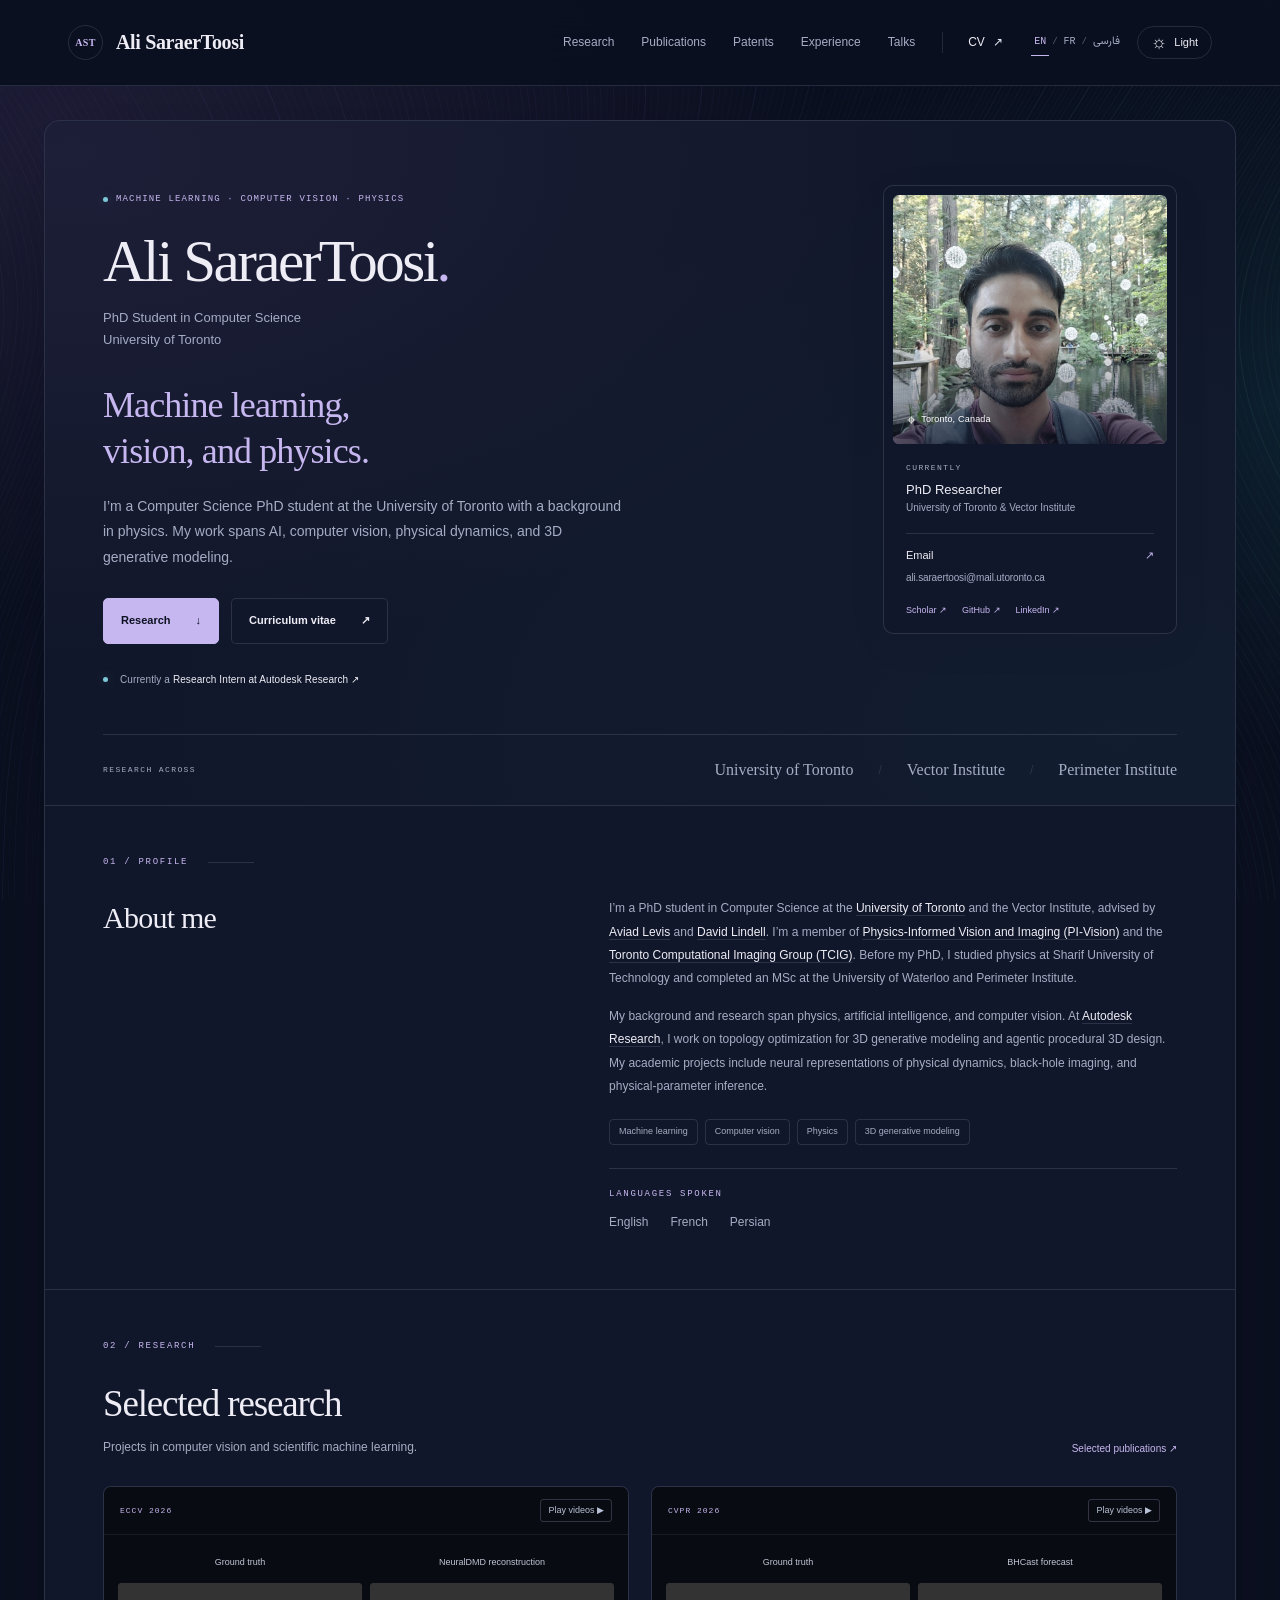
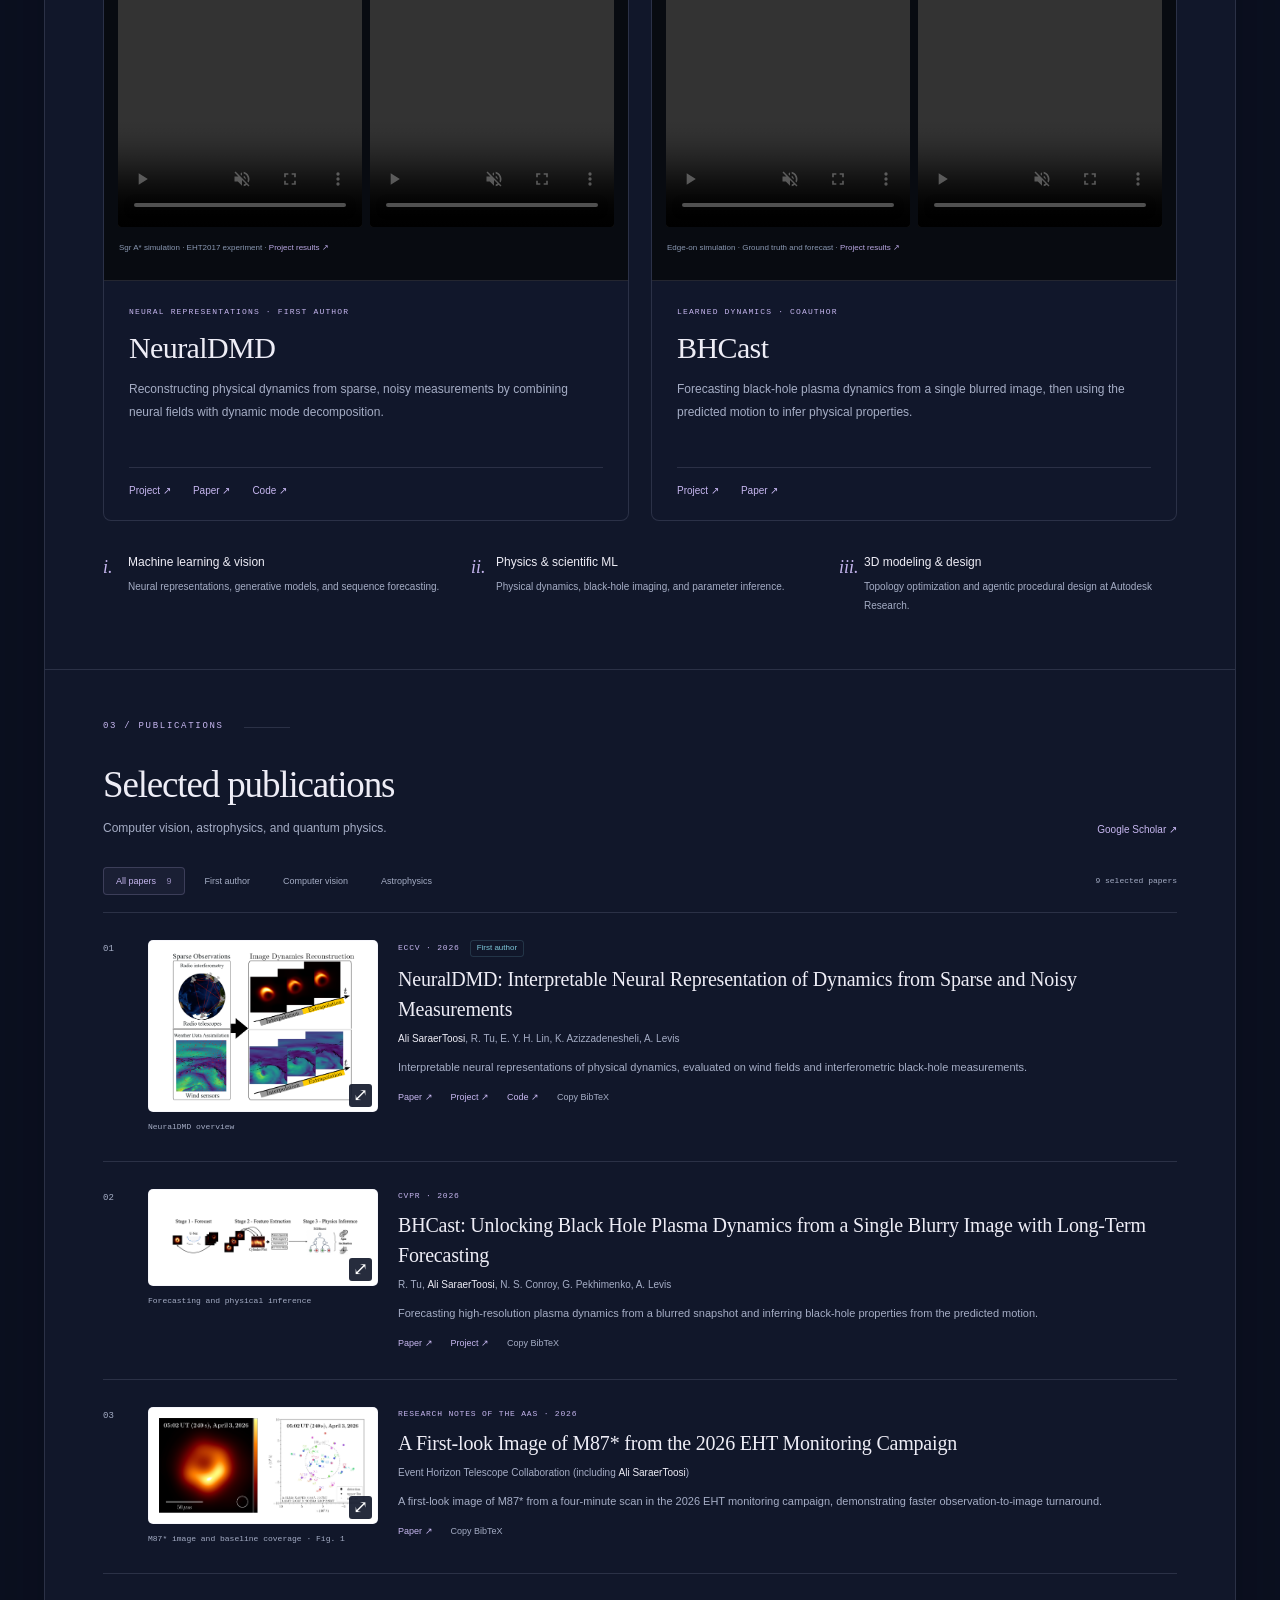
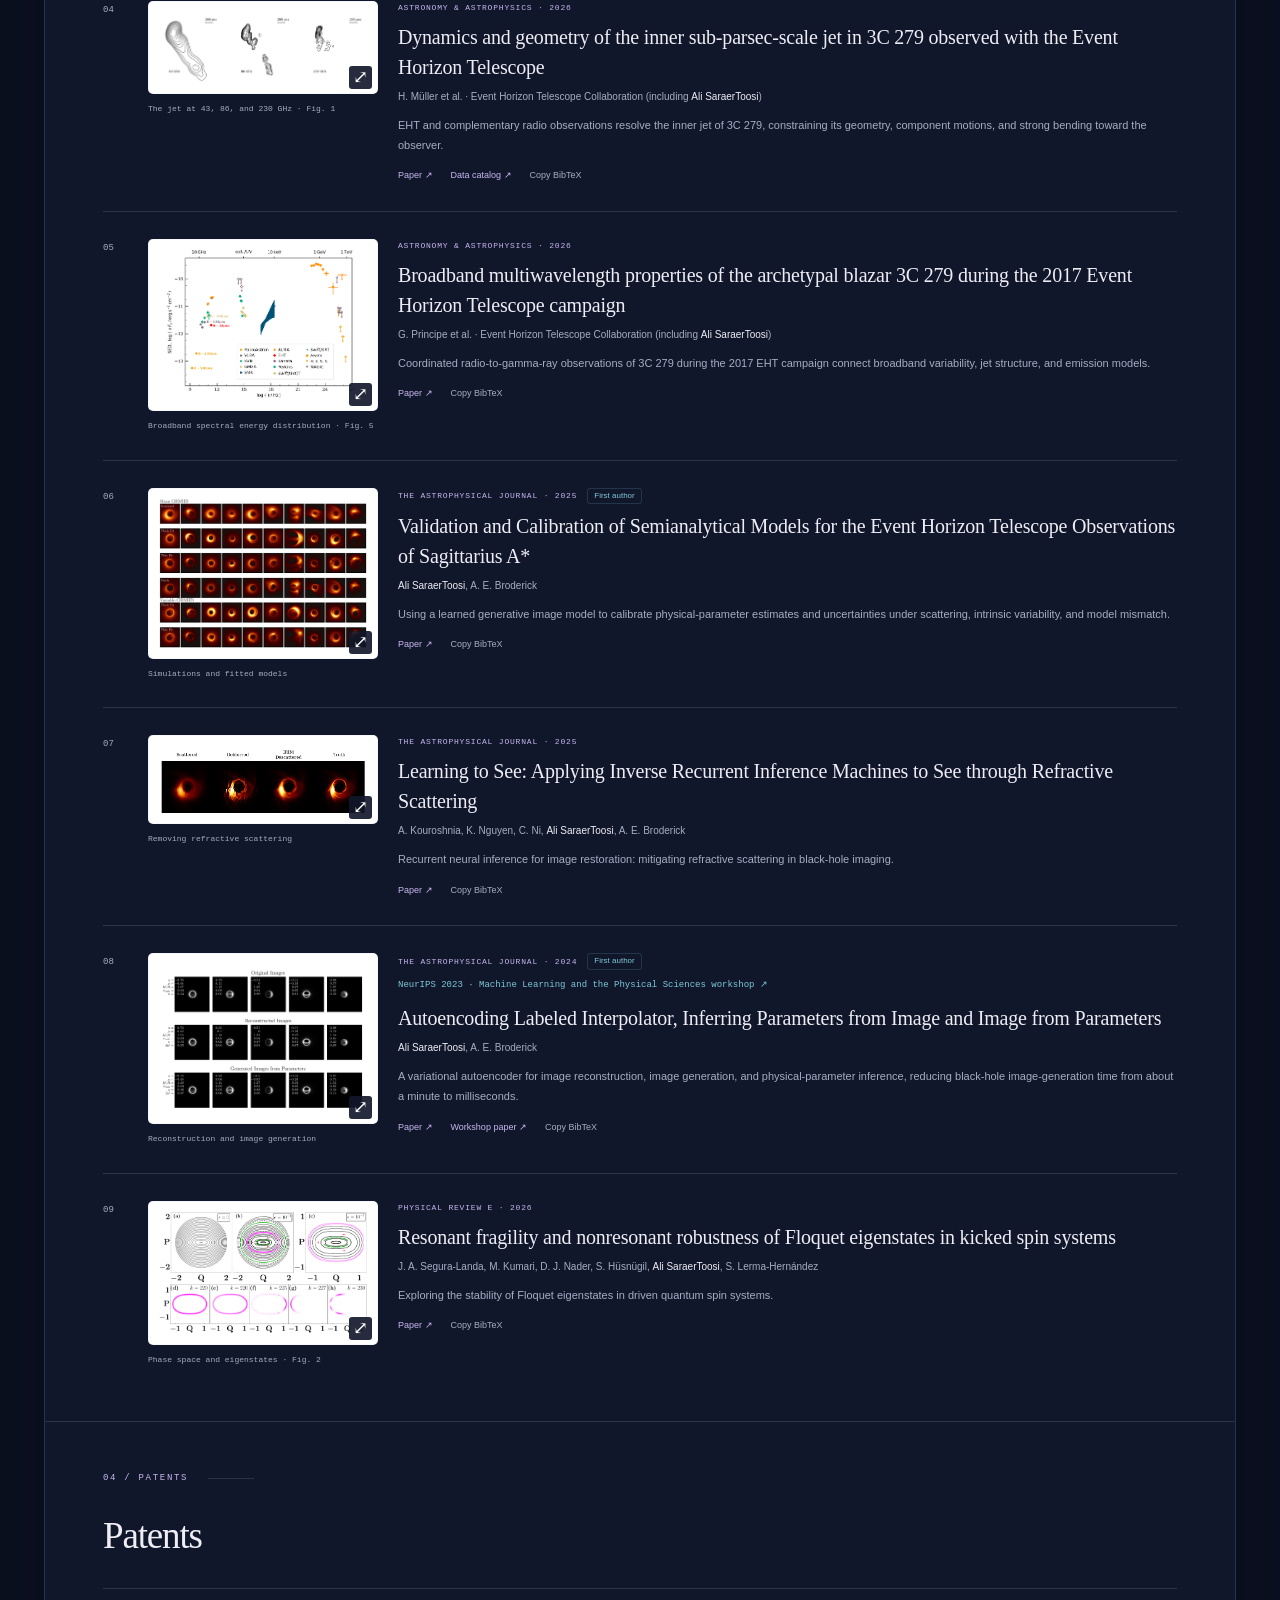
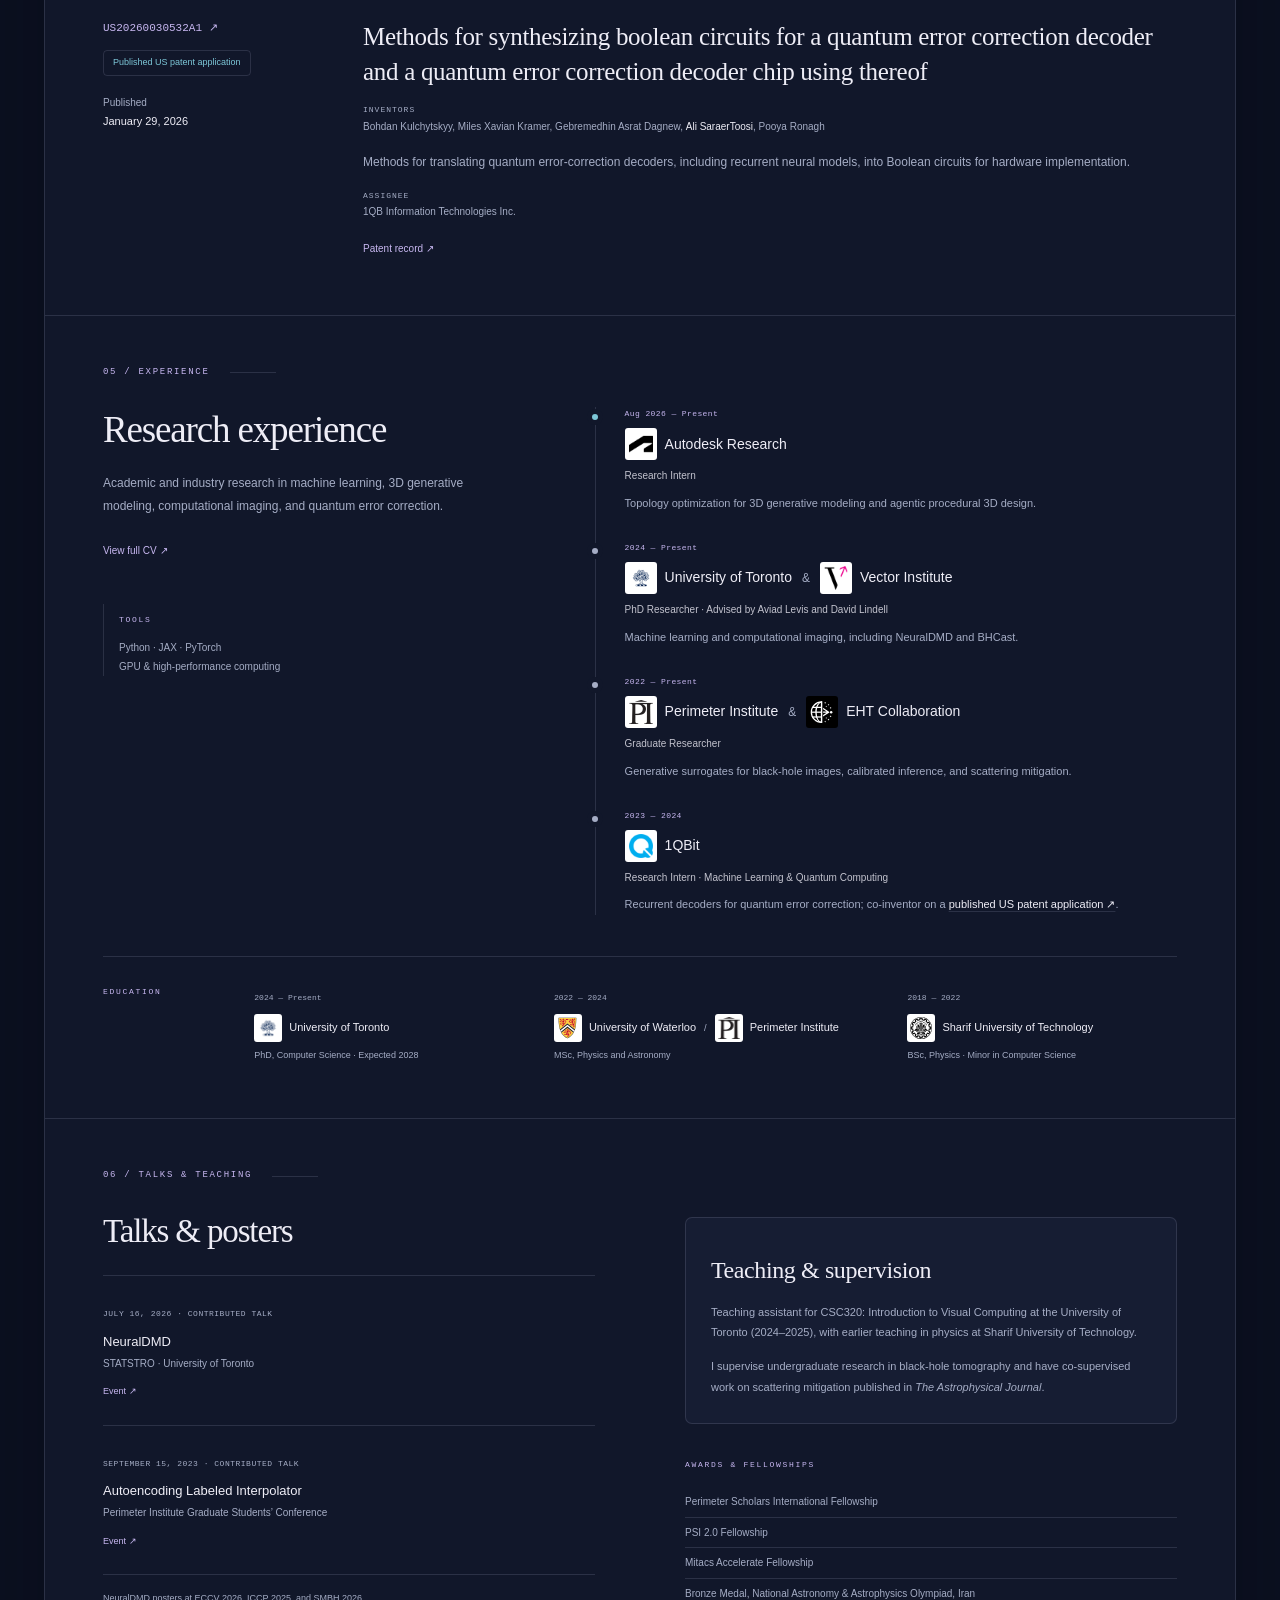
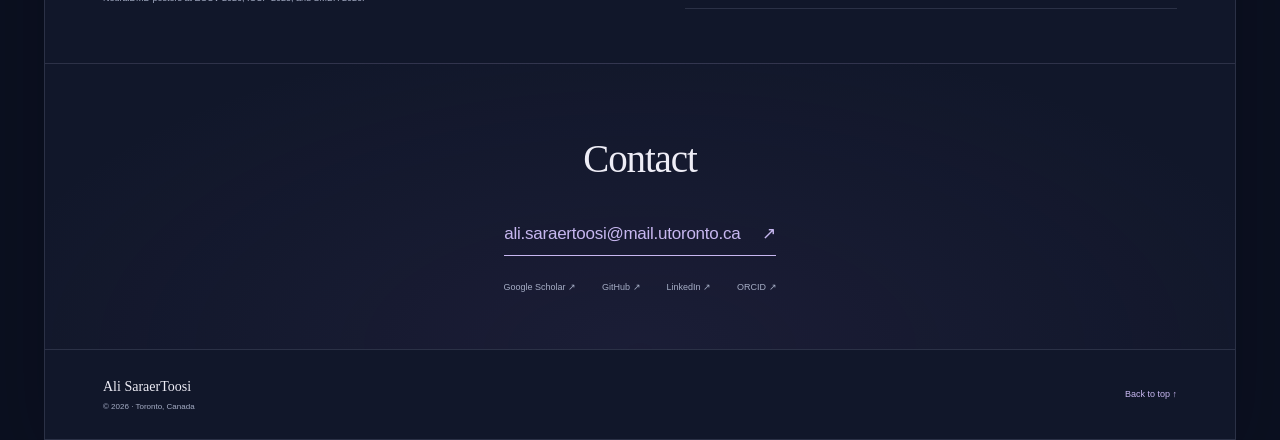
<file: index.html>
<!doctype html>
<html lang="en" data-theme="dark">
<head>
  <meta charset="utf-8">
  <meta name="viewport" content="width=device-width, initial-scale=1">
  <meta name="theme-color" content="#101427">
  <title>Ali SaraerToosi — Machine Learning, Computer Vision & Physics</title>
  <meta name="description" content="Ali SaraerToosi is a Computer Science PhD student at the University of Toronto with a background in physics and research in AI, computer vision, and 3D generative modeling.">
  <meta property="og:title" content="Ali SaraerToosi — Research">
  <meta property="og:description" content="Computer Science PhD student at the University of Toronto. Research in machine learning, computer vision, physics, and 3D generative modeling.">
  <meta property="og:type" content="website">
  <link rel="alternate" hreflang="en" href="index.html">
  <link rel="alternate" hreflang="fr" href="fr/index.html">
  <link rel="alternate" hreflang="fa" href="fa/index.html">
  <link rel="alternate" hreflang="x-default" href="index.html">
  <link rel="icon" href="assets/favicon.svg" type="image/svg+xml">
  <link rel="stylesheet" href="styles.css?v=affiliation-logos-1">
  <script>try{document.documentElement.dataset.theme=localStorage.getItem('ali-theme')||'dark'}catch(e){}</script>
  <script src="script.js" defer></script>
</head>
<body>
  <a class="skip-link" href="#main">Skip to content</a>
  <div class="ambient" aria-hidden="true"><canvas id="flow-field"></canvas></div>
  <header class="site-header">
    <div class="header-inner">
      <a class="wordmark" href="#home" aria-label="Ali SaraerToosi, home"><span class="monogram" aria-hidden="true">AST</span><span>Ali SaraerToosi</span></a>
      <button class="menu-toggle" type="button" aria-label="Navigation menu" aria-expanded="false" aria-controls="navigation"><span class="menu-label">Menu</span> <span aria-hidden="true">☰</span></button>
      <nav id="navigation" aria-label="Main navigation">
        <a href="#research">Research</a><a href="#publications">Publications</a><a href="#patents">Patents</a><a href="#experience">Experience</a><a href="#talks">Talks</a>
        <a class="nav-cv" href="assets/Ali_SaraerToosi_resume.pdf" target="_blank" rel="noopener">CV <span aria-hidden="true">↗</span></a>
      </nav>
      <div class="header-controls">
        <div class="language-switch" role="group" aria-label="Website language" dir="ltr"><a href="index.html" lang="en" hreflang="en" aria-label="English version" aria-current="page">EN</a><span aria-hidden="true">/</span><a href="fr/index.html" lang="fr" hreflang="fr" aria-label="Lire le site en français">FR</a><span aria-hidden="true">/</span><a href="fa/index.html" lang="fa" hreflang="fa" aria-label="مشاهدهٔ نسخهٔ فارسی">فارسی</a></div>
        <button class="theme-toggle" type="button" aria-label="Switch to light theme" title="Switch theme"><span class="theme-symbol" aria-hidden="true">☼</span><span class="theme-label">Light</span></button>
      </div>
    </div>
  </header>
  <main id="main" class="page-shell">
    <section class="hero" id="home" aria-labelledby="name">
      <div class="hero-copy">
        <p class="eyebrow"><span class="status-dot"></span> Machine learning · Computer vision · Physics</p>
        <h1 id="name">Ali SaraerToosi<span class="name-period">.</span></h1>
        <p class="position">PhD Student in Computer Science <span>University of Toronto</span></p>
        <h2 class="hero-statement">Machine learning,<br>vision, and physics.</h2>
        <p class="hero-description">I’m a Computer Science PhD student at the University of Toronto with a background in physics. My work spans AI, computer vision, physical dynamics, and 3D generative modeling.</p>
        <div class="hero-actions"><a class="button primary" href="#research">Research <span aria-hidden="true">↓</span></a><a class="button secondary" href="assets/Ali_SaraerToosi_resume.pdf" target="_blank" rel="noopener">Curriculum vitae <span aria-hidden="true">↗</span></a></div>
        <div class="hero-note"><span class="status-dot" aria-hidden="true"></span><p>Currently a <a href="#experience"><strong>Research Intern at Autodesk Research ↗</strong></a></p></div>
      </div>
      <aside class="profile-card" aria-label="Profile and contact">
        <div class="portrait-wrap"><img class="portrait" src="assets/headshot.jpg" alt="Ali SaraerToosi" width="800" height="800"><span class="portrait-location"><span aria-hidden="true">⌖</span> Toronto, Canada</span></div>
        <div class="profile-details"><p class="eyebrow">Currently</p><p class="profile-role">PhD Researcher <span>University of Toronto & Vector Institute</span></p><div class="profile-divider"></div><a class="email-link" href="mailto:ali.saraertoosi@mail.utoronto.ca">Email <span aria-hidden="true">↗</span><span class="email-address">ali.saraertoosi@mail.utoronto.ca</span></a><div class="profile-links"><a href="https://scholar.google.com/citations?user=lmCaJEsAAAAJ&hl=en" target="_blank" rel="noopener">Scholar ↗</a><a href="https://github.com/as2c" target="_blank" rel="noopener">GitHub ↗</a><a href="https://www.linkedin.com/in/ali-saraer/" target="_blank" rel="noopener">LinkedIn ↗</a></div></div>
      </aside>
      <div class="affiliations"><span class="eyebrow">Research across</span><a href="https://www.utoronto.ca/" target="_blank" rel="noopener">University of Toronto</a><span class="affiliation-separator">/</span><a href="https://vectorinstitute.ai/" target="_blank" rel="noopener">Vector Institute</a><span class="affiliation-separator">/</span><a href="https://perimeterinstitute.ca/people/ali-saraertoosi" target="_blank" rel="noopener">Perimeter Institute</a></div>
    </section>

    <section class="section about-section" id="about" aria-labelledby="about-title">
      <div class="section-label"><span>01 / Profile</span><span class="label-line"></span></div>
      <div class="about-layout"><h2 id="about-title">About me</h2><div class="about-copy"><p>I’m a PhD student in Computer Science at the <a href="https://www.utoronto.ca/" target="_blank" rel="noopener">University of Toronto</a> and the Vector Institute, advised by <a href="https://www.aviadlevis.info/" target="_blank" rel="noopener">Aviad Levis</a> and <a href="https://davidlindell.com/" target="_blank" rel="noopener">David Lindell</a>. I’m a member of <a href="https://pi-vision.github.io/people/#ali" target="_blank" rel="noopener">Physics-Informed Vision and Imaging (PI-Vision)</a> and the <a href="https://tcig.ca/people#:~:text=Ali%20SaraerToosi" target="_blank" rel="noopener">Toronto Computational Imaging Group (TCIG)</a>. Before my PhD, I studied physics at Sharif University of Technology and completed an MSc at the University of Waterloo and Perimeter Institute.</p><p>My background and research span physics, artificial intelligence, and computer vision. At <a href="#experience">Autodesk Research</a>, I work on topology optimization for 3D generative modeling and agentic procedural 3D design. My academic projects include neural representations of physical dynamics, black-hole imaging, and physical-parameter inference.</p><div class="tags"><span>Machine learning</span><span>Computer vision</span><span>Physics</span><span>3D generative modeling</span></div><div class="spoken-languages"><h3 class="eyebrow">Languages spoken</h3><ul><li>English</li><li>French</li><li>Persian</li></ul></div></div></div>
    </section>

    <section class="section research-section" id="research" aria-labelledby="research-title">
      <div class="section-label"><span>02 / Research</span><span class="label-line"></span></div>
      <div class="section-heading"><div><h2 id="research-title">Selected research</h2><p>Projects in computer vision and scientific machine learning.</p></div><a class="text-link" href="#publications">Selected publications <span aria-hidden="true">↗</span></a></div>
      <div class="featured-grid">
        <article class="feature-card">
          <figure class="project-media" data-project="NeuralDMD" aria-label="NeuralDMD research results">
            <div class="media-bar"><span>ECCV 2026</span><button class="media-toggle" type="button" aria-label="Pause NeuralDMD videos">Pause videos Ⅱ</button></div>
            <div class="media-comparison">
              <div class="media-panel"><span>Ground truth</span><video muted autoplay loop playsinline controls preload="metadata" aria-label="NeuralDMD experiment: simulated ground-truth black-hole dynamics"><source src="assets/neuraldmd-ground-truth.mp4" type="video/mp4">View the video on the <a href="https://neuraldmd.vercel.app/">NeuralDMD project page</a>.</video></div>
              <div class="media-panel"><span>NeuralDMD reconstruction</span><video muted autoplay loop playsinline controls preload="metadata" aria-label="NeuralDMD reconstruction of simulated black-hole dynamics"><source src="assets/neuraldmd-reconstruction.mp4" type="video/mp4">View the video on the <a href="https://neuraldmd.vercel.app/">NeuralDMD project page</a>.</video></div>
            </div>
            <figcaption>Sgr A* simulation · EHT2017 experiment · <a href="https://neuraldmd.vercel.app/" target="_blank" rel="noopener">Project results ↗</a></figcaption>
          </figure>
          <div class="feature-body"><p class="eyebrow">Neural representations · First author</p><h3>NeuralDMD</h3><p>Reconstructing physical dynamics from sparse, noisy measurements by combining neural fields with dynamic mode decomposition.</p><div class="card-links"><a href="https://neuraldmd.vercel.app/" target="_blank" rel="noopener">Project <span aria-hidden="true">↗</span></a><a href="https://doi.org/10.1007/978-3-032-37447-9_1" target="_blank" rel="noopener">Paper ↗</a><a href="https://github.com/as2c/NeuralDMD" target="_blank" rel="noopener">Code ↗</a></div></div>
        </article>
        <article class="feature-card">
          <figure class="project-media" data-project="BHCast" aria-label="BHCast research results">
            <div class="media-bar"><span>CVPR 2026</span><button class="media-toggle" type="button" aria-label="Pause BHCast videos">Pause videos Ⅱ</button></div>
            <div class="media-comparison">
              <div class="media-panel"><span>Ground truth</span><video muted autoplay loop playsinline controls preload="metadata" aria-label="BHCast experiment: simulated ground-truth black-hole plasma dynamics"><source src="assets/bhcast-ground-truth.mp4" type="video/mp4">View the video on the <a href="https://bhcast.cs.toronto.edu/">BHCast project page</a>.</video></div>
              <div class="media-panel"><span>BHCast forecast</span><video muted autoplay loop playsinline controls preload="metadata" aria-label="BHCast forecast of simulated black-hole plasma dynamics"><source src="assets/bhcast-forecast.mp4" type="video/mp4">View the video on the <a href="https://bhcast.cs.toronto.edu/">BHCast project page</a>.</video></div>
            </div>
            <figcaption>Edge-on simulation · Ground truth and forecast · <a href="https://bhcast.cs.toronto.edu/" target="_blank" rel="noopener">Project results ↗</a></figcaption>
          </figure>
          <div class="feature-body"><p class="eyebrow">Learned dynamics · Coauthor</p><h3>BHCast</h3><p>Forecasting black-hole plasma dynamics from a single blurred image, then using the predicted motion to infer physical properties.</p><div class="card-links"><a href="https://bhcast.cs.toronto.edu/" target="_blank" rel="noopener">Project <span aria-hidden="true">↗</span></a><a href="https://arxiv.org/abs/2603.26777" target="_blank" rel="noopener">Paper ↗</a></div></div>
        </article>
      </div>
      <div class="research-directions"><article><span class="direction-number">i.</span><h3>Machine learning & vision</h3><p>Neural representations, generative models, and sequence forecasting.</p></article><article><span class="direction-number">ii.</span><h3>Physics & scientific ML</h3><p>Physical dynamics, black-hole imaging, and parameter inference.</p></article><article><span class="direction-number">iii.</span><h3>3D modeling & design</h3><p>Topology optimization and agentic procedural design at Autodesk Research.</p></article></div>
    </section>

    <section class="section publications-section" id="publications" aria-labelledby="publications-title">
      <div class="section-label"><span>03 / Publications</span><span class="label-line"></span></div>
      <div class="section-heading"><div><h2 id="publications-title">Selected publications</h2><p>Computer vision, astrophysics, and quantum physics.</p></div><a class="text-link" href="https://scholar.google.com/citations?user=lmCaJEsAAAAJ&hl=en" target="_blank" rel="noopener">Google Scholar ↗</a></div>
      <div class="publication-controls"><div class="filters" role="group" aria-label="Filter publications"><button type="button" class="filter active" data-filter="all" aria-pressed="true">All papers <span>9</span></button><button type="button" class="filter" data-filter="first" aria-pressed="false">First author</button><button type="button" class="filter" data-filter="vision" aria-pressed="false">Computer vision</button><button type="button" class="filter" data-filter="astro" aria-pressed="false">Astrophysics</button></div><span id="publication-count" class="publication-count" aria-live="polite">9 selected papers</span></div>
      <div id="publication-list" class="publication-list"></div>
      <noscript><p>View the selected papers and complete publication list on <a href="https://scholar.google.com/citations?user=lmCaJEsAAAAJ&hl=en">Google Scholar</a>.</p></noscript>
    </section>

    <section class="section patents-section" id="patents" aria-labelledby="patents-title">
      <div class="section-label"><span>04 / Patents</span><span class="label-line"></span></div>
      <div class="section-heading"><h2 id="patents-title">Patents</h2></div>
      <div id="patent-list" class="patent-list"></div>
      <noscript><p><a href="https://patents.google.com/patent/US20260030532A1/en" target="_blank" rel="noopener">US20260030532A1 · Published US patent application ↗</a></p></noscript>
    </section>

    <section class="section" id="experience" aria-labelledby="experience-title">
      <div class="section-label"><span>05 / Experience</span><span class="label-line"></span></div>
      <div class="experience-layout"><div class="experience-intro"><h2 id="experience-title">Research experience</h2><p>Academic and industry research in machine learning, 3D generative modeling, computational imaging, and quantum error correction.</p><a class="text-link" href="assets/Ali_SaraerToosi_resume.pdf" target="_blank" rel="noopener">View full CV ↗</a><div class="skills-note"><span class="eyebrow">Tools</span><p>Python · JAX · PyTorch<br>GPU & high-performance computing</p></div></div><div class="timeline"><article><span class="timeline-dot"></span><p class="timeline-date">Aug 2026 — Present</p><h3 class="affiliation-heading"><span class="organization"><img class="organization-logo organization-logo--autodesk" src="assets/logos/autodesk.png" alt="" width="32" height="32" loading="lazy" decoding="async"><span>Autodesk Research</span></span></h3><p class="timeline-role">Research Intern</p><p>Topology optimization for 3D generative modeling and agentic procedural 3D design.</p></article><article><span class="timeline-dot"></span><p class="timeline-date">2024 — Present</p><h3 class="affiliation-heading"><span class="organization"><img class="organization-logo organization-logo--toronto" src="assets/logos/toronto.png" alt="" width="32" height="32" loading="lazy" decoding="async"><span>University of Toronto</span></span><span class="organization-separator" aria-hidden="true">&amp;</span><span class="organization"><img class="organization-logo organization-logo--vector" src="assets/logos/vector.png" alt="" width="32" height="32" loading="lazy" decoding="async"><span>Vector Institute</span></span></h3><p class="timeline-role">PhD Researcher · Advised by Aviad Levis and David Lindell</p><p>Machine learning and computational imaging, including NeuralDMD and BHCast.</p></article><article><span class="timeline-dot"></span><p class="timeline-date">2022 — Present</p><h3 class="affiliation-heading"><span class="organization"><img class="organization-logo organization-logo--perimeter" src="assets/logos/perimeter.png" alt="" width="32" height="32" loading="lazy" decoding="async"><span>Perimeter Institute</span></span><span class="organization-separator" aria-hidden="true">&amp;</span><span class="organization"><img class="organization-logo organization-logo--eht" src="assets/logos/eht.svg" alt="" width="32" height="32" loading="lazy" decoding="async"><span>EHT Collaboration</span></span></h3><p class="timeline-role">Graduate Researcher</p><p>Generative surrogates for black-hole images, calibrated inference, and scattering mitigation.</p></article><article><span class="timeline-dot"></span><p class="timeline-date">2023 — 2024</p><h3 class="affiliation-heading"><span class="organization"><img class="organization-logo organization-logo--1qbit" src="assets/logos/1qbit.png" alt="" width="32" height="32" loading="lazy" decoding="async"><span>1QBit</span></span></h3><p class="timeline-role">Research Intern · Machine Learning & Quantum Computing</p><p>Recurrent decoders for quantum error correction; co-inventor on a <a href="#patents">published US patent application ↗</a>.</p></article></div></div>
      <div class="education"><p class="eyebrow">Education</p><div><span class="education-years">2024 — Present</span><h3 class="affiliation-heading"><span class="organization"><img class="organization-logo organization-logo--toronto" src="assets/logos/toronto.png" alt="" width="32" height="32" loading="lazy" decoding="async"><span>University of Toronto</span></span></h3><p>PhD, Computer Science · Expected 2028</p></div><div><span class="education-years">2022 — 2024</span><h3 class="affiliation-heading"><span class="organization"><img class="organization-logo organization-logo--waterloo" src="assets/logos/waterloo.svg" alt="" width="32" height="32" loading="lazy" decoding="async"><span>University of Waterloo</span></span><span class="organization-separator" aria-hidden="true">/</span><span class="organization"><img class="organization-logo organization-logo--perimeter" src="assets/logos/perimeter.png" alt="" width="32" height="32" loading="lazy" decoding="async"><span>Perimeter Institute</span></span></h3><p>MSc, Physics and Astronomy</p></div><div><span class="education-years">2018 — 2022</span><h3 class="affiliation-heading"><span class="organization"><img class="organization-logo organization-logo--sharif" src="assets/logos/sharif.svg" alt="" width="32" height="32" loading="lazy" decoding="async"><span>Sharif University of Technology</span></span></h3><p>BSc, Physics · Minor in Computer Science</p></div></div>
    </section>

    <section class="section community-section" id="talks" aria-labelledby="talks-title">
      <div class="section-label"><span>06 / Talks & teaching</span><span class="label-line"></span></div>
      <div class="community-grid"><div><h2 id="talks-title">Talks & posters</h2><div class="talk-item"><span class="eyebrow">July 16, 2026 · Contributed talk</span><h3>NeuralDMD</h3><p>STATSTRO · University of Toronto</p><a class="text-link" href="https://statstro.com/" target="_blank" rel="noopener">Event ↗</a></div><div class="talk-item"><span class="eyebrow">September 15, 2023 · Contributed talk</span><h3>Autoencoding Labeled Interpolator</h3><p>Perimeter Institute Graduate Students’ Conference</p><a class="text-link" href="https://events.perimeterinstitute.ca/event/49/contributions/853/" target="_blank" rel="noopener">Event ↗</a></div><p class="poster-note">NeuralDMD posters at ECCV 2026, ICCP 2025, and SMBH 2026.</p></div><div class="community-aside"><article><h3>Teaching & supervision</h3><p>Teaching assistant for CSC320: Introduction to Visual Computing at the University of Toronto (2024–2025), with earlier teaching in physics at Sharif University of Technology.</p><p>I supervise undergraduate research in black-hole tomography and have co-supervised work on scattering mitigation published in <em>The Astrophysical Journal</em>.</p></article><article class="awards"><span class="eyebrow">Awards & fellowships</span><ul><li>Perimeter Scholars International Fellowship</li><li>PSI 2.0 Fellowship</li><li>Mitacs Accelerate Fellowship</li><li>Bronze Medal, National Astronomy & Astrophysics Olympiad, Iran</li></ul></article></div></div>
    </section>

    <section class="contact-section" id="contact" aria-labelledby="contact-title"><h2 id="contact-title">Contact</h2><a class="contact-email" href="mailto:ali.saraertoosi@mail.utoronto.ca">ali.saraertoosi@mail.utoronto.ca <span aria-hidden="true">↗</span></a><div class="contact-links"><a href="https://scholar.google.com/citations?user=lmCaJEsAAAAJ&hl=en" target="_blank" rel="noopener">Google Scholar ↗</a><a href="https://github.com/as2c" target="_blank" rel="noopener">GitHub ↗</a><a href="https://www.linkedin.com/in/ali-saraer/" target="_blank" rel="noopener">LinkedIn ↗</a><a href="https://orcid.org/0009-0003-4620-8448" target="_blank" rel="noopener">ORCID ↗</a></div></section>
    <footer><a class="footer-name" href="#home">Ali SaraerToosi<span>© 2026 · Toronto, Canada</span></a><a class="back-top" href="#home">Back to top ↑</a></footer>
  </main>
  <div class="toast" role="status" aria-live="polite"></div>
</body>
</html>
</file>
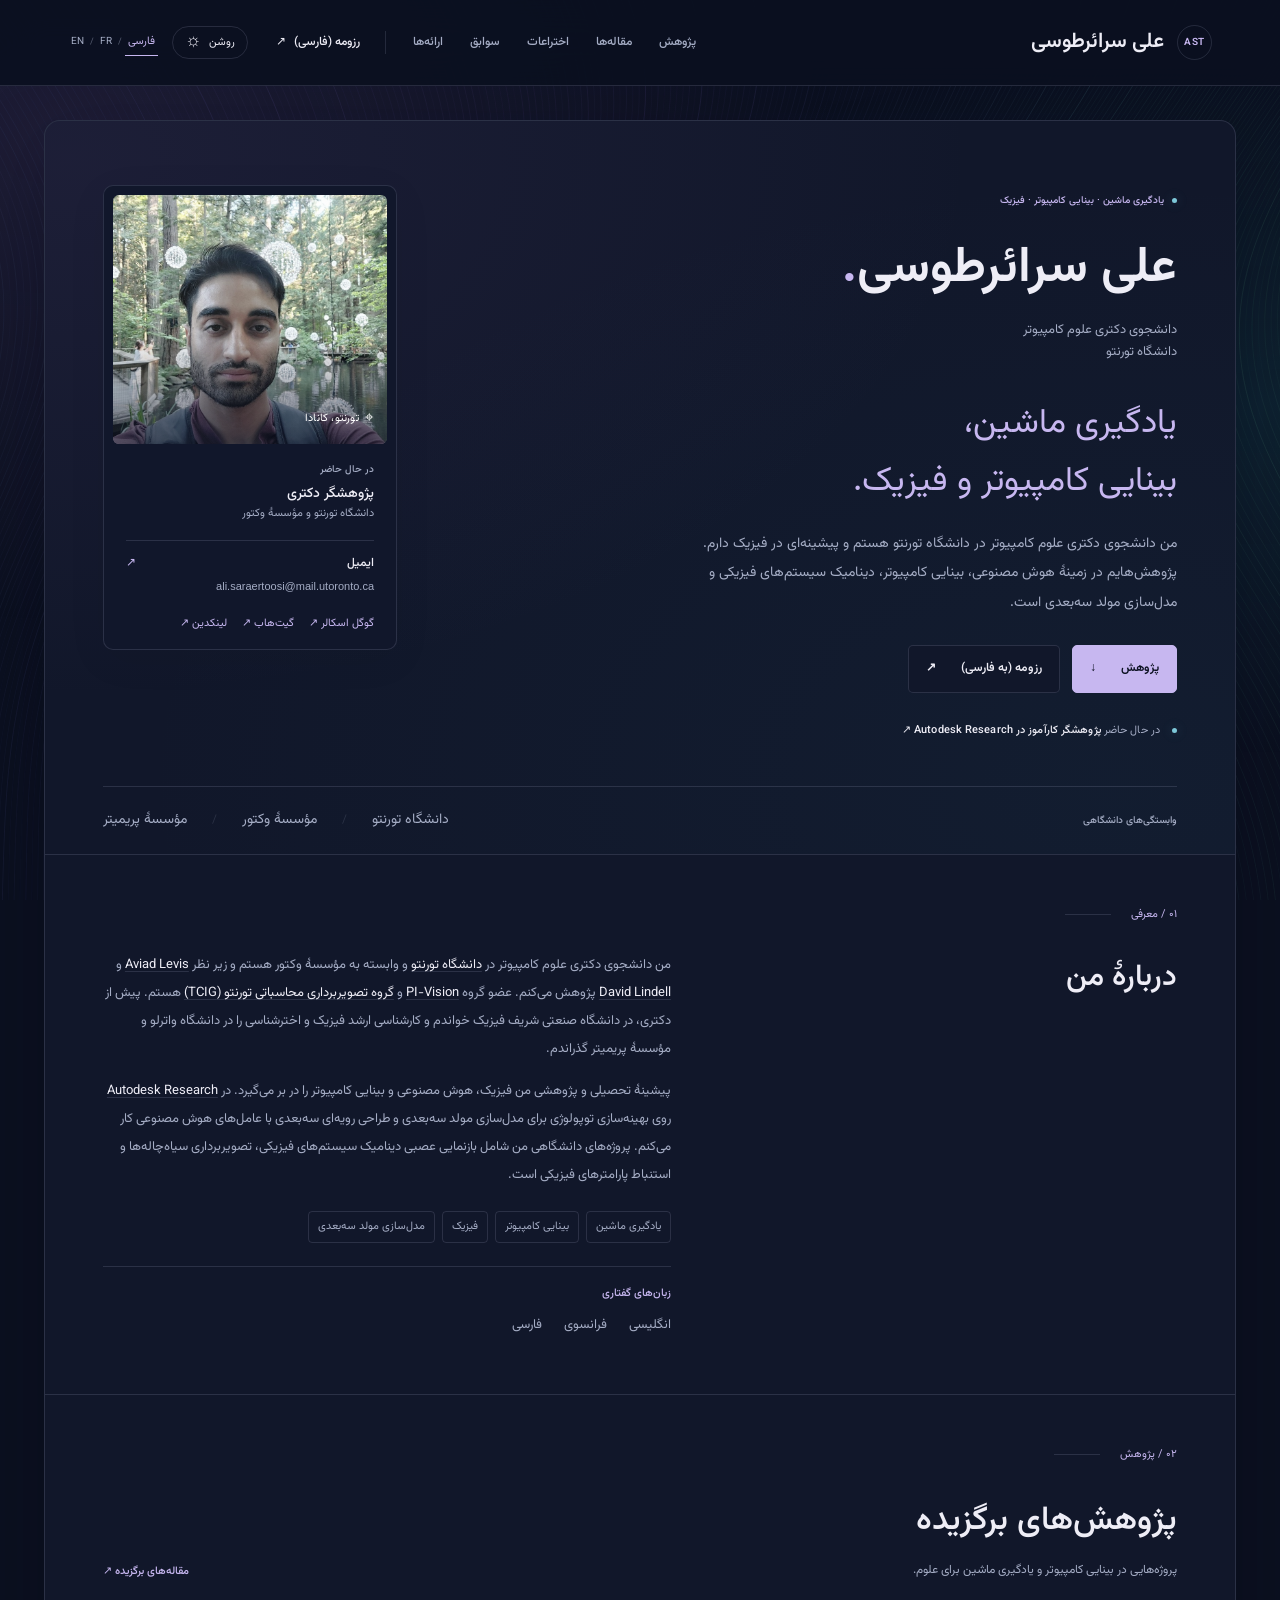
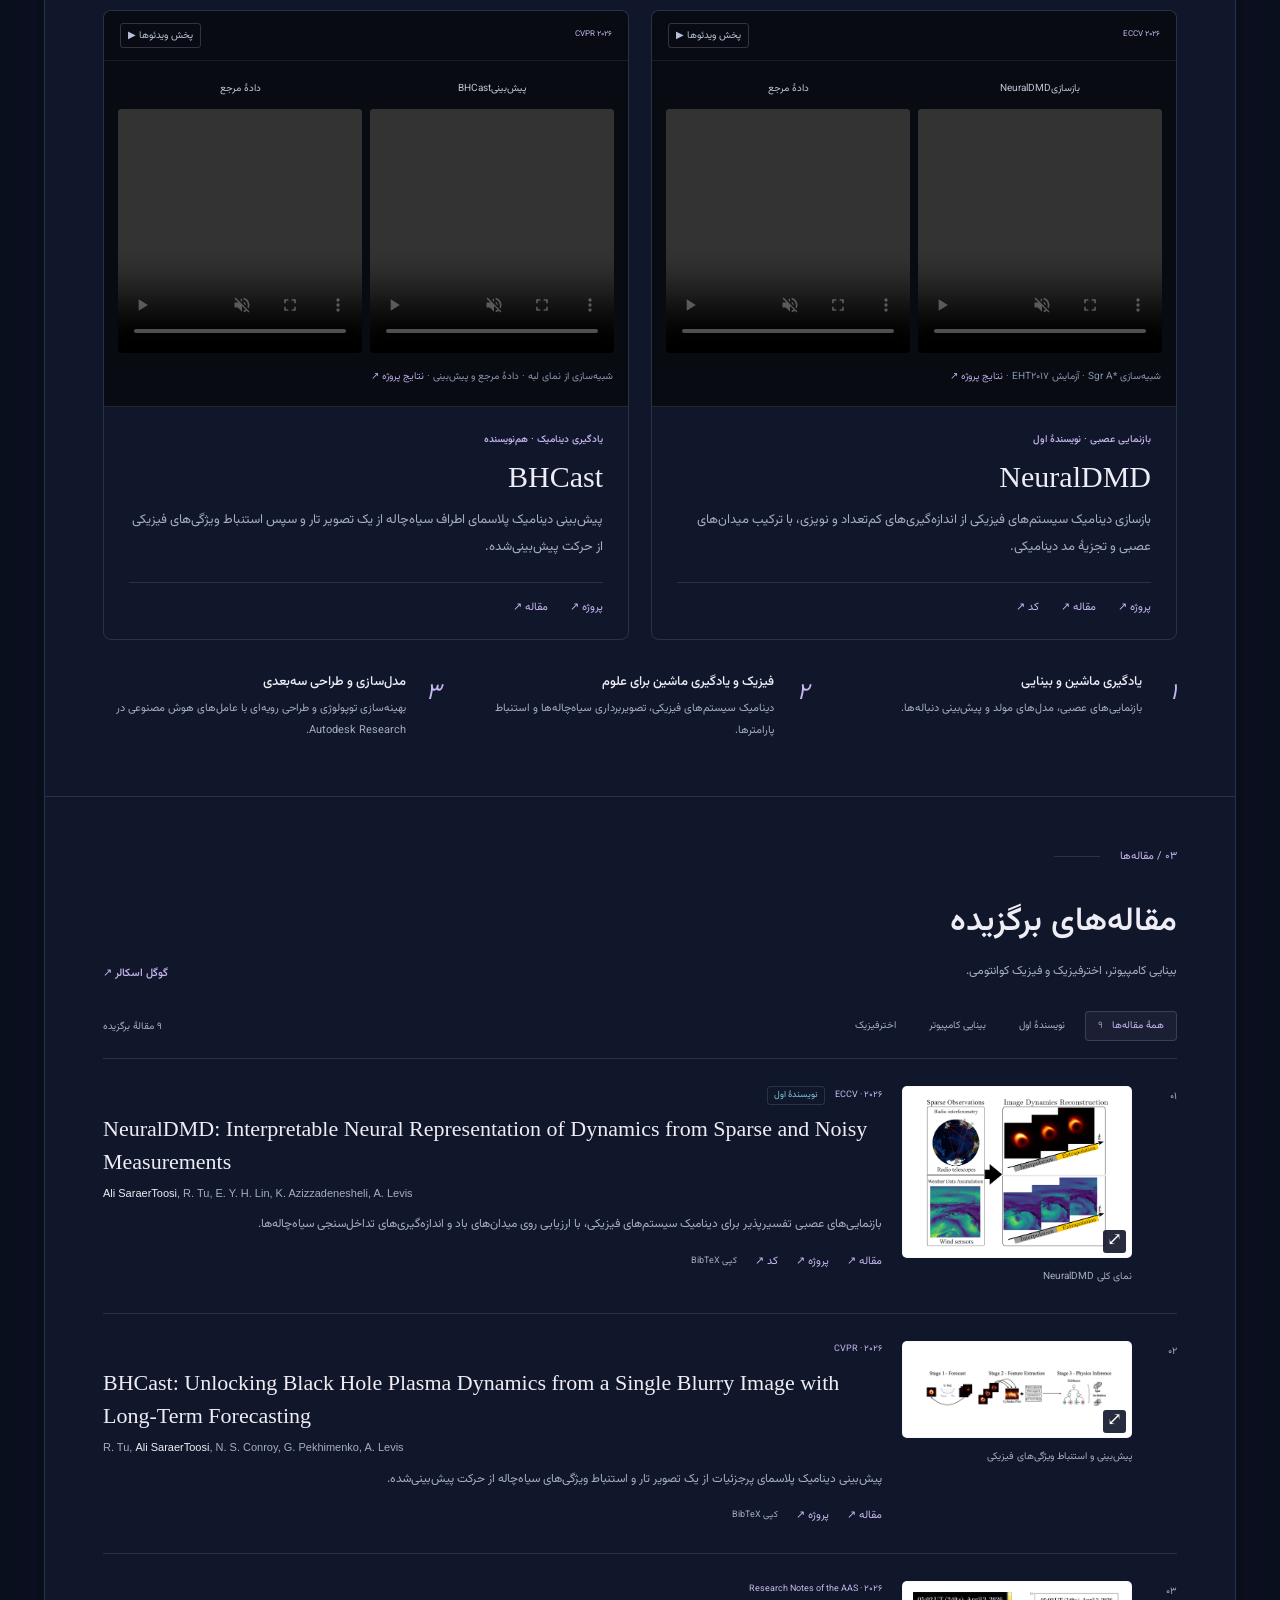
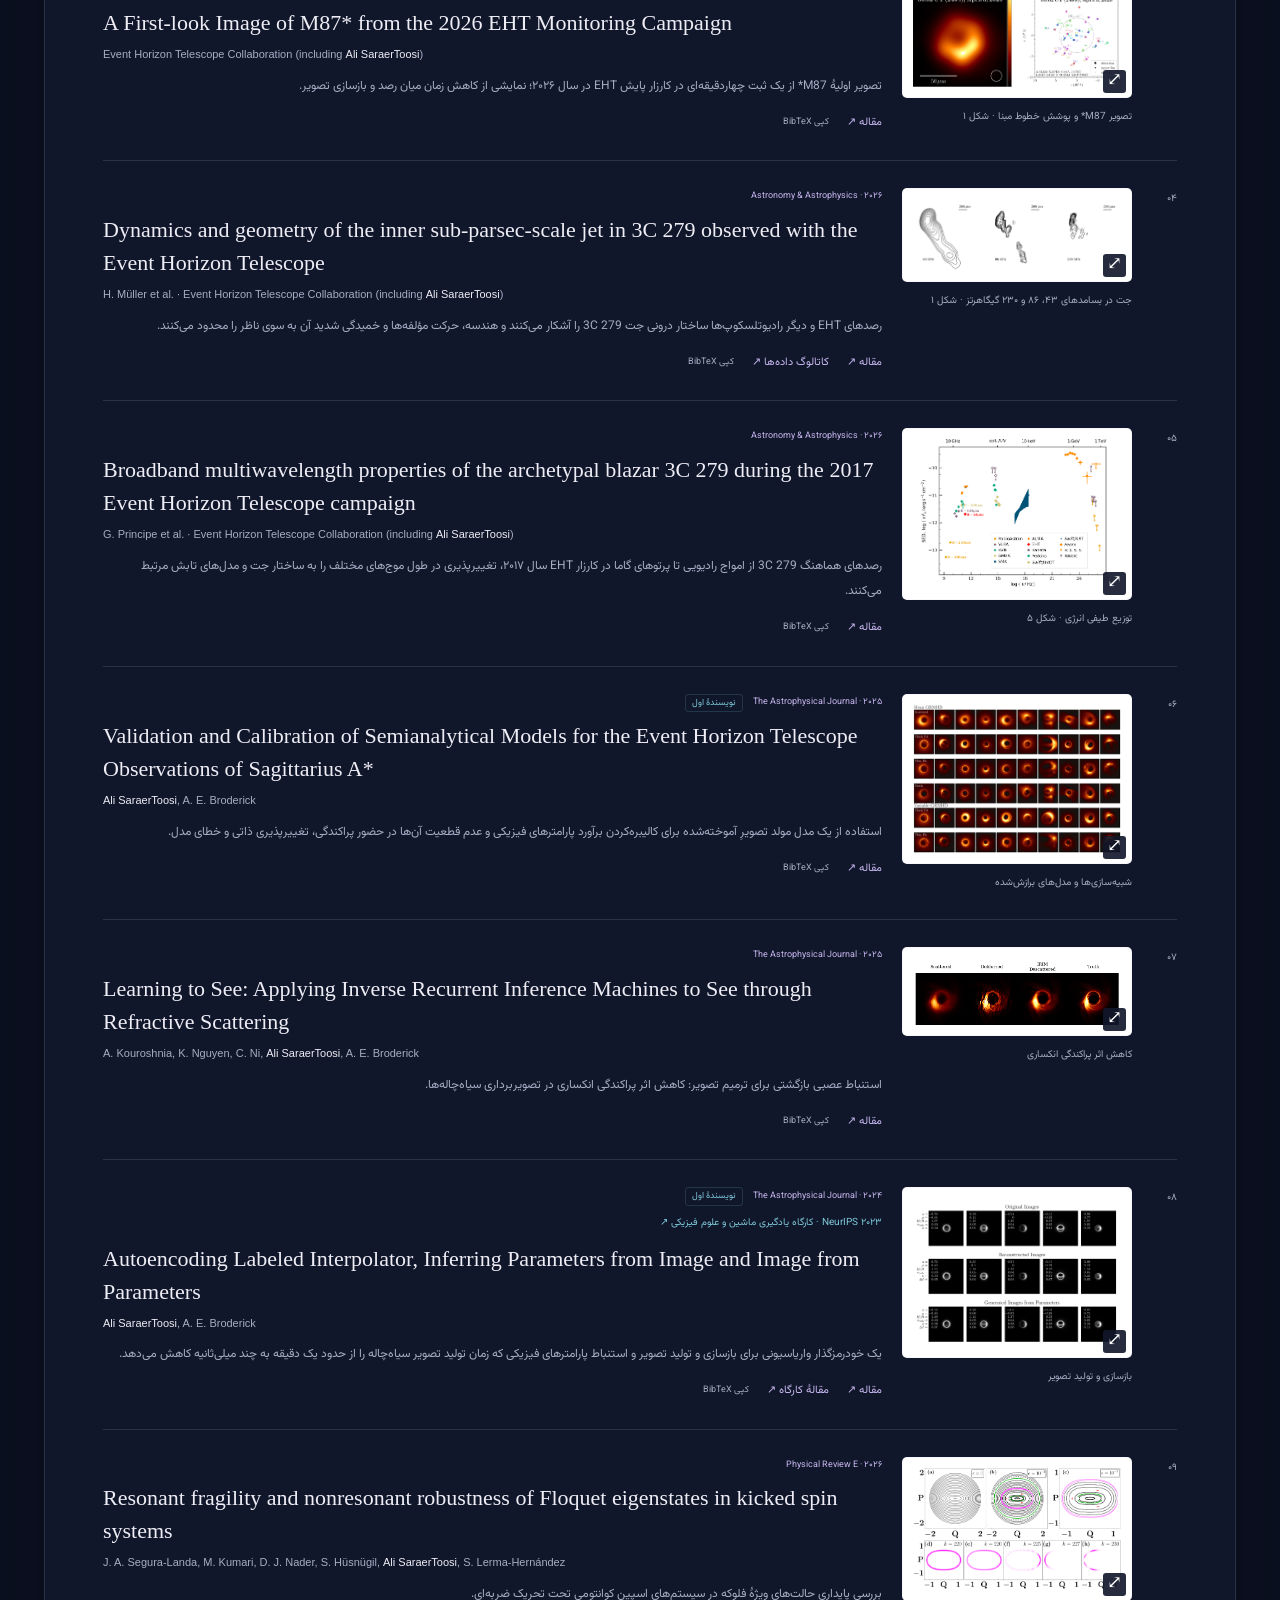
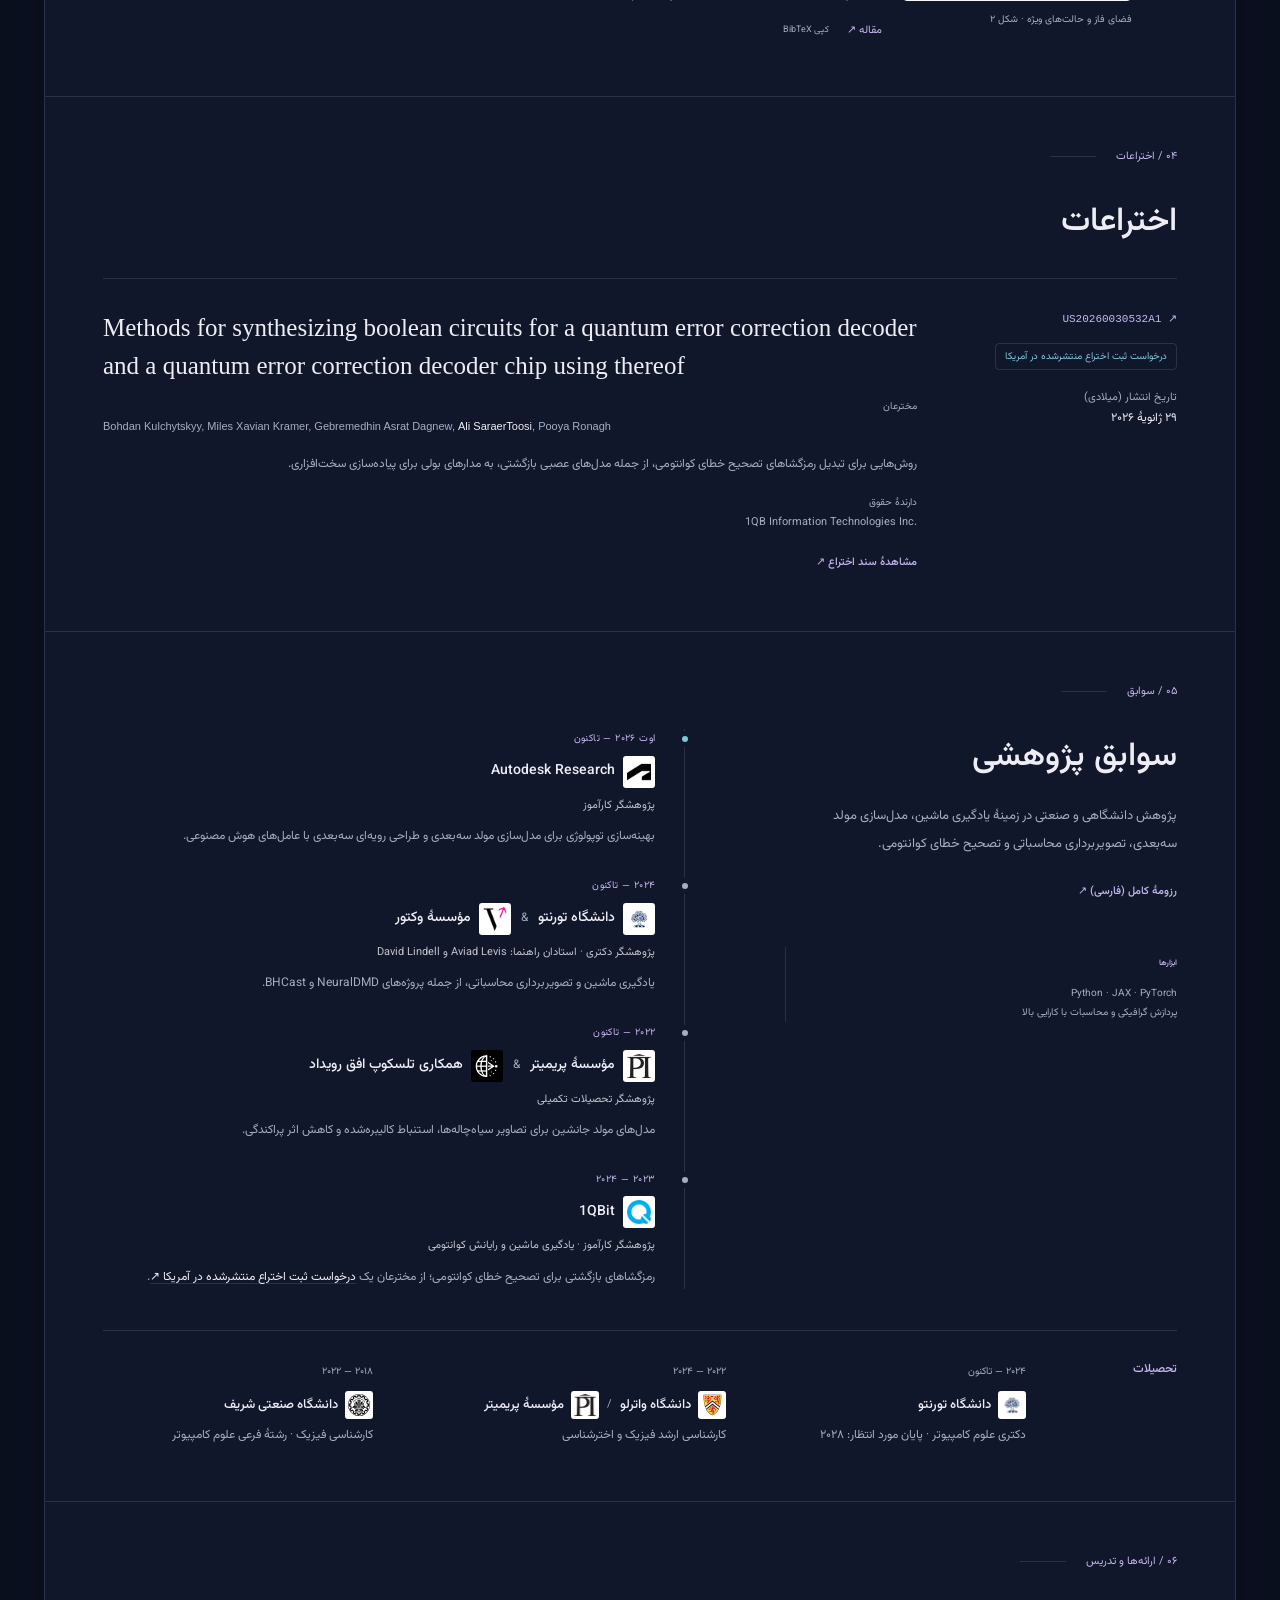
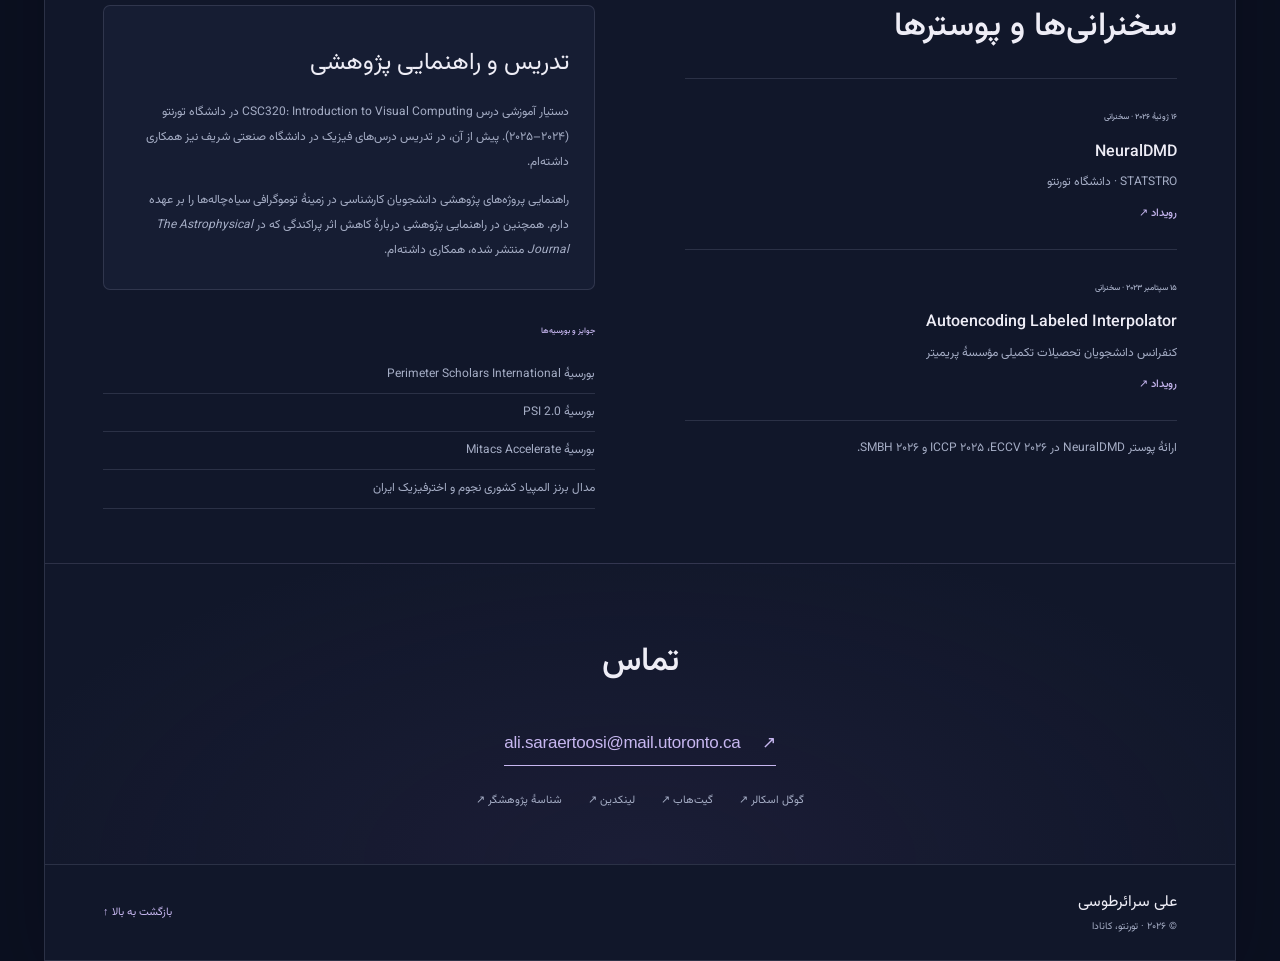
<file: fa/index.html>
<!doctype html>
<html lang="fa" dir="rtl" data-theme="dark">
<head>
  <meta charset="utf-8">
  <meta name="viewport" content="width=device-width, initial-scale=1">
  <meta name="theme-color" content="#101427">
  <title>علی سرائرطوسی — یادگیری ماشین، بینایی کامپیوتر و فیزیک</title>
  <meta name="description" content="علی سرائرطوسی، دانشجوی دکتری علوم کامپیوتر در دانشگاه تورنتو، با پیشینهٔ فیزیک و پژوهش در هوش مصنوعی، بینایی کامپیوتر و مدل‌سازی مولد سه‌بعدی.">
  <meta property="og:title" content="علی سرائرطوسی — پژوهش">
  <meta property="og:description" content="دانشجوی دکتری علوم کامپیوتر در دانشگاه تورنتو؛ پژوهش در یادگیری ماشین، بینایی کامپیوتر، فیزیک و مدل‌سازی مولد سه‌بعدی.">
  <meta property="og:type" content="website">
  <link rel="alternate" hreflang="en" href="../index.html">
  <link rel="alternate" hreflang="fr" href="../fr/index.html">
  <link rel="alternate" hreflang="fa" href="index.html">
  <link rel="alternate" hreflang="x-default" href="../index.html">
  <link rel="icon" href="../assets/favicon.svg" type="image/svg+xml">
  <link rel="stylesheet" href="../styles.css?v=affiliation-logos-1">
  <script>try{document.documentElement.dataset.theme=localStorage.getItem('ali-theme')||'dark'}catch(e){}</script>
  <script src="../script.js" defer></script>
</head>
<body>
  <a class="skip-link" href="#main">رفتن به محتوای اصلی</a>
  <div class="ambient" aria-hidden="true"><canvas id="flow-field"></canvas></div>
  <header class="site-header">
    <div class="header-inner">
      <a class="wordmark" href="#home" aria-label="علی سرائرطوسی، صفحهٔ اصلی"><span class="monogram" dir="ltr" lang="en" aria-hidden="true">AST</span><span>علی سرائرطوسی</span></a>
      <button class="menu-toggle" type="button" aria-label="فهرست راهبری" aria-expanded="false" aria-controls="navigation"><span class="menu-label">فهرست</span> <span aria-hidden="true">☰</span></button>
      <nav id="navigation" aria-label="راهبری اصلی">
        <a href="#research">پژوهش</a><a href="#publications">مقاله‌ها</a><a href="#patents">اختراعات</a><a href="#experience">سوابق</a><a href="#talks">ارائه‌ها</a>
        <a class="nav-cv" href="../assets/Ali_SaraerToosi_CV_fa.pdf" target="_blank" rel="noopener">رزومه (فارسی) <span aria-hidden="true">↗</span></a>
      </nav>
      <div class="header-controls">
        <div class="language-switch" role="group" aria-label="زبان وب‌سایت" dir="ltr"><a href="../index.html" lang="en" hreflang="en" aria-label="Read the site in English">EN</a><span aria-hidden="true">/</span><a href="../fr/index.html" lang="fr" hreflang="fr" aria-label="Lire le site en français">FR</a><span aria-hidden="true">/</span><a href="index.html" lang="fa" hreflang="fa" aria-label="نسخهٔ فارسی" aria-current="page">فارسی</a></div>
        <button class="theme-toggle" type="button" aria-label="تغییر به پوستهٔ روشن" title="تغییر پوسته"><span class="theme-symbol" aria-hidden="true">☼</span><span class="theme-label">روشن</span></button>
      </div>
    </div>
  </header>
  <main id="main" class="page-shell">
    <section class="hero" id="home" aria-labelledby="name">
      <div class="hero-copy">
        <p class="eyebrow"><span class="status-dot"></span> یادگیری ماشین · بینایی کامپیوتر · فیزیک</p>
        <h1 id="name">علی سرائرطوسی<span class="name-period">.</span></h1>
        <p class="position">دانشجوی دکتری علوم کامپیوتر <span>دانشگاه تورنتو</span></p>
        <h2 class="hero-statement">یادگیری ماشین،<br>بینایی کامپیوتر و فیزیک.</h2>
        <p class="hero-description">من دانشجوی دکتری علوم کامپیوتر در دانشگاه تورنتو هستم و پیشینه‌ای در فیزیک دارم. پژوهش‌هایم در زمینهٔ هوش مصنوعی، بینایی کامپیوتر، دینامیک سیستم‌های فیزیکی و مدل‌سازی مولد سه‌بعدی است.</p>
        <div class="hero-actions"><a class="button primary" href="#research">پژوهش <span aria-hidden="true">↓</span></a><a class="button secondary" href="../assets/Ali_SaraerToosi_CV_fa.pdf" target="_blank" rel="noopener">رزومه (به فارسی) <span aria-hidden="true">↗</span></a></div>
        <div class="hero-note"><span class="status-dot" aria-hidden="true"></span><p>در حال حاضر <a href="#experience"><strong>پژوهشگر کارآموز در <bdi lang="en" dir="ltr">Autodesk Research</bdi> ↗</strong></a></p></div>
      </div>
      <aside class="profile-card" aria-label="معرفی و اطلاعات تماس">
        <div class="portrait-wrap"><img class="portrait" src="../assets/headshot.jpg" alt="علی سرائرطوسی" width="800" height="800"><span class="portrait-location"><span aria-hidden="true">⌖</span> تورنتو، کانادا</span></div>
        <div class="profile-details"><p class="eyebrow">در حال حاضر</p><p class="profile-role">پژوهشگر دکتری <span>دانشگاه تورنتو و مؤسسهٔ وکتور</span></p><div class="profile-divider"></div><a class="email-link" href="mailto:ali.saraertoosi@mail.utoronto.ca">ایمیل <span aria-hidden="true">↗</span><span class="email-address" dir="ltr">ali.saraertoosi@mail.utoronto.ca</span></a><div class="profile-links"><a href="https://scholar.google.com/citations?user=lmCaJEsAAAAJ&hl=en" target="_blank" rel="noopener">گوگل اسکالر ↗</a><a href="https://github.com/as2c" target="_blank" rel="noopener">گیت‌هاب ↗</a><a href="https://www.linkedin.com/in/ali-saraer/" target="_blank" rel="noopener">لینکدین ↗</a></div></div>
      </aside>
      <div class="affiliations"><span class="eyebrow">وابستگی‌های دانشگاهی</span><a href="https://www.utoronto.ca/" target="_blank" rel="noopener">دانشگاه تورنتو</a><span class="affiliation-separator">/</span><a href="https://vectorinstitute.ai/" target="_blank" rel="noopener">مؤسسهٔ وکتور</a><span class="affiliation-separator">/</span><a href="https://perimeterinstitute.ca/people/ali-saraertoosi" target="_blank" rel="noopener">مؤسسهٔ پریمیتر</a></div>
    </section>

    <section class="section about-section" id="about" aria-labelledby="about-title">
      <div class="section-label"><span>۰۱ / معرفی</span><span class="label-line"></span></div>
      <div class="about-layout"><h2 id="about-title">دربارهٔ من</h2><div class="about-copy"><p>من دانشجوی دکتری علوم کامپیوتر در <a href="https://www.utoronto.ca/" target="_blank" rel="noopener">دانشگاه تورنتو</a> و وابسته به مؤسسهٔ وکتور هستم و زیر نظر <a href="https://www.aviadlevis.info/" target="_blank" rel="noopener"><bdi lang="en" dir="ltr">Aviad Levis</bdi></a> و <a href="https://davidlindell.com/" target="_blank" rel="noopener"><bdi lang="en" dir="ltr">David Lindell</bdi></a> پژوهش می‌کنم. عضو گروه <a href="https://pi-vision.github.io/people/#ali" target="_blank" rel="noopener"><bdi lang="en" dir="ltr">PI-Vision</bdi></a> و <a href="https://tcig.ca/people#:~:text=Ali%20SaraerToosi" target="_blank" rel="noopener">گروه تصویربرداری محاسباتی تورنتو (<bdi lang="en" dir="ltr">TCIG</bdi>)</a> هستم. پیش از دکتری، در دانشگاه صنعتی شریف فیزیک خواندم و کارشناسی ارشد فیزیک و اخترشناسی را در دانشگاه واترلو و مؤسسهٔ پریمیتر گذراندم.</p><p>پیشینهٔ تحصیلی و پژوهشی من فیزیک، هوش مصنوعی و بینایی کامپیوتر را در بر می‌گیرد. در <a href="#experience"><bdi lang="en" dir="ltr">Autodesk Research</bdi></a> روی بهینه‌سازی توپولوژی برای مدل‌سازی مولد سه‌بعدی و طراحی رویه‌ای سه‌بعدی با عامل‌های هوش مصنوعی کار می‌کنم. پروژه‌های دانشگاهی من شامل بازنمایی عصبی دینامیک سیستم‌های فیزیکی، تصویربرداری سیاه‌چاله‌ها و استنباط پارامترهای فیزیکی است.</p><div class="tags"><span>یادگیری ماشین</span><span>بینایی کامپیوتر</span><span>فیزیک</span><span>مدل‌سازی مولد سه‌بعدی</span></div><div class="spoken-languages"><h3 class="eyebrow">زبان‌های گفتاری</h3><ul><li>انگلیسی</li><li>فرانسوی</li><li>فارسی</li></ul></div></div></div>
    </section>

    <section class="section research-section" id="research" aria-labelledby="research-title">
      <div class="section-label"><span>۰۲ / پژوهش</span><span class="label-line"></span></div>
      <div class="section-heading"><div><h2 id="research-title">پژوهش‌های برگزیده</h2><p>پروژه‌هایی در بینایی کامپیوتر و یادگیری ماشین برای علوم.</p></div><a class="text-link" href="#publications">مقاله‌های برگزیده <span aria-hidden="true">↗</span></a></div>
      <div class="featured-grid">
        <article class="feature-card">
          <figure class="project-media" data-project="NeuralDMD" aria-label="نتایج پژوهش NeuralDMD">
            <div class="media-bar"><span><bdi lang="en" dir="ltr">ECCV ۲۰۲۶</bdi></span><button class="media-toggle" type="button" aria-label="توقف ویدئوهای NeuralDMD">توقف ویدئوها Ⅱ</button></div>
            <div class="media-comparison" dir="ltr">
              <div class="media-panel"><span>دادهٔ مرجع</span><video muted autoplay loop playsinline controls preload="metadata" aria-label="آزمایش NeuralDMD: دینامیک شبیه‌سازی‌شدهٔ سیاه‌چاله به‌عنوان مرجع"><source src="../assets/neuraldmd-ground-truth.mp4" type="video/mp4">ویدئو را در <a href="https://neuraldmd.vercel.app/">صفحهٔ پروژهٔ <bdi lang="en" dir="ltr">NeuralDMD</bdi></a>.</video></div>
              <div class="media-panel"><span>بازسازی <bdi lang="en" dir="ltr">NeuralDMD</bdi></span><video muted autoplay loop playsinline controls preload="metadata" aria-label="بازسازی دینامیک شبیه‌سازی‌شدهٔ سیاه‌چاله با NeuralDMD"><source src="../assets/neuraldmd-reconstruction.mp4" type="video/mp4">ویدئو را در <a href="https://neuraldmd.vercel.app/">صفحهٔ پروژهٔ <bdi lang="en" dir="ltr">NeuralDMD</bdi></a>.</video></div>
            </div>
            <figcaption>شبیه‌سازی <bdi lang="en" dir="ltr">Sgr A*</bdi> · آزمایش <bdi lang="en" dir="ltr">EHT۲۰۱۷</bdi> · <a href="https://neuraldmd.vercel.app/" target="_blank" rel="noopener">نتایج پروژه ↗</a></figcaption>
          </figure>
          <div class="feature-body"><p class="eyebrow">بازنمایی عصبی · نویسندهٔ اول</p><h3 lang="en"><bdi dir="ltr">NeuralDMD</bdi></h3><p>بازسازی دینامیک سیستم‌های فیزیکی از اندازه‌گیری‌های کم‌تعداد و نویزی، با ترکیب میدان‌های عصبی و تجزیهٔ مد دینامیکی.</p><div class="card-links"><a href="https://neuraldmd.vercel.app/" target="_blank" rel="noopener">پروژه <span aria-hidden="true">↗</span></a><a href="https://doi.org/10.1007/978-3-032-37447-9_1" target="_blank" rel="noopener">مقاله ↗</a><a href="https://github.com/as2c/NeuralDMD" target="_blank" rel="noopener">کد ↗</a></div></div>
        </article>
        <article class="feature-card">
          <figure class="project-media" data-project="BHCast" aria-label="نتایج پژوهش BHCast">
            <div class="media-bar"><span><bdi lang="en" dir="ltr">CVPR ۲۰۲۶</bdi></span><button class="media-toggle" type="button" aria-label="توقف ویدئوهای BHCast">توقف ویدئوها Ⅱ</button></div>
            <div class="media-comparison" dir="ltr">
              <div class="media-panel"><span>دادهٔ مرجع</span><video muted autoplay loop playsinline controls preload="metadata" aria-label="آزمایش BHCast: دینامیک شبیه‌سازی‌شدهٔ پلاسمای سیاه‌چاله به‌عنوان مرجع"><source src="../assets/bhcast-ground-truth.mp4" type="video/mp4">ویدئو را در <a href="https://bhcast.cs.toronto.edu/">صفحهٔ پروژهٔ <bdi lang="en" dir="ltr">BHCast</bdi></a>.</video></div>
              <div class="media-panel"><span>پیش‌بینی <bdi lang="en" dir="ltr">BHCast</bdi></span><video muted autoplay loop playsinline controls preload="metadata" aria-label="پیش‌بینی دینامیک شبیه‌سازی‌شدهٔ پلاسمای سیاه‌چاله با BHCast"><source src="../assets/bhcast-forecast.mp4" type="video/mp4">ویدئو را در <a href="https://bhcast.cs.toronto.edu/">صفحهٔ پروژهٔ <bdi lang="en" dir="ltr">BHCast</bdi></a>.</video></div>
            </div>
            <figcaption>شبیه‌سازی از نمای لبه · دادهٔ مرجع و پیش‌بینی · <a href="https://bhcast.cs.toronto.edu/" target="_blank" rel="noopener">نتایج پروژه ↗</a></figcaption>
          </figure>
          <div class="feature-body"><p class="eyebrow">یادگیری دینامیک · هم‌نویسنده</p><h3 lang="en"><bdi dir="ltr">BHCast</bdi></h3><p>پیش‌بینی دینامیک پلاسمای اطراف سیاه‌چاله از یک تصویر تار و سپس استنباط ویژگی‌های فیزیکی از حرکت پیش‌بینی‌شده.</p><div class="card-links"><a href="https://bhcast.cs.toronto.edu/" target="_blank" rel="noopener">پروژه <span aria-hidden="true">↗</span></a><a href="https://arxiv.org/abs/2603.26777" target="_blank" rel="noopener">مقاله ↗</a></div></div>
        </article>
      </div>
      <div class="research-directions"><article><span class="direction-number">۱</span><h3>یادگیری ماشین و بینایی</h3><p>بازنمایی‌های عصبی، مدل‌های مولد و پیش‌بینی دنباله‌ها.</p></article><article><span class="direction-number">۲</span><h3>فیزیک و یادگیری ماشین برای علوم</h3><p>دینامیک سیستم‌های فیزیکی، تصویربرداری سیاه‌چاله‌ها و استنباط پارامترها.</p></article><article><span class="direction-number">۳</span><h3>مدل‌سازی و طراحی سه‌بعدی</h3><p>بهینه‌سازی توپولوژی و طراحی رویه‌ای با عامل‌های هوش مصنوعی در <bdi lang="en" dir="ltr">Autodesk Research</bdi>.</p></article></div>
    </section>

    <section class="section publications-section" id="publications" aria-labelledby="publications-title">
      <div class="section-label"><span>۰۳ / مقاله‌ها</span><span class="label-line"></span></div>
      <div class="section-heading"><div><h2 id="publications-title">مقاله‌های برگزیده</h2><p>بینایی کامپیوتر، اخترفیزیک و فیزیک کوانتومی.</p></div><a class="text-link" href="https://scholar.google.com/citations?user=lmCaJEsAAAAJ&hl=en" target="_blank" rel="noopener">گوگل اسکالر ↗</a></div>
      <div class="publication-controls"><div class="filters" role="group" aria-label="فیلتر مقاله‌ها"><button type="button" class="filter active" data-filter="all" aria-pressed="true">همهٔ مقاله‌ها <span>۹</span></button><button type="button" class="filter" data-filter="first" aria-pressed="false">نویسندهٔ اول</button><button type="button" class="filter" data-filter="vision" aria-pressed="false">بینایی کامپیوتر</button><button type="button" class="filter" data-filter="astro" aria-pressed="false">اخترفیزیک</button></div><span id="publication-count" class="publication-count" aria-live="polite">۹ مقالهٔ برگزیده</span></div>
      <div id="publication-list" class="publication-list"></div>
      <noscript><p>مقاله‌های برگزیده و فهرست کامل آثار را در <a href="https://scholar.google.com/citations?user=lmCaJEsAAAAJ&hl=en"><bdi lang="en" dir="ltr">Google Scholar</bdi></a> ببینید.</p></noscript>
    </section>

    <section class="section patents-section" id="patents" aria-labelledby="patents-title">
      <div class="section-label"><span>۰۴ / اختراعات</span><span class="label-line"></span></div>
      <div class="section-heading"><h2 id="patents-title">اختراعات</h2></div>
      <div id="patent-list" class="patent-list"></div>
      <noscript><p><a href="https://patents.google.com/patent/US20260030532A1/en" target="_blank" rel="noopener"><bdi lang="en" dir="ltr">US20260030532A1</bdi> · درخواست ثبت اختراع منتشرشده در آمریکا ↗</a></p></noscript>
    </section>

    <section class="section" id="experience" aria-labelledby="experience-title">
      <div class="section-label"><span>۰۵ / سوابق</span><span class="label-line"></span></div>
      <div class="experience-layout"><div class="experience-intro"><h2 id="experience-title">سوابق پژوهشی</h2><p>پژوهش دانشگاهی و صنعتی در زمینهٔ یادگیری ماشین، مدل‌سازی مولد سه‌بعدی، تصویربرداری محاسباتی و تصحیح خطای کوانتومی.</p><a class="text-link" href="../assets/Ali_SaraerToosi_CV_fa.pdf" target="_blank" rel="noopener">رزومهٔ کامل (فارسی) ↗</a><div class="skills-note"><span class="eyebrow">ابزارها</span><p><bdi lang="en" dir="ltr">Python · JAX · PyTorch</bdi><br>پردازش گرافیکی و محاسبات با کارایی بالا</p></div></div><div class="timeline"><article><span class="timeline-dot"></span><p class="timeline-date">اوت ۲۰۲۶ — تاکنون</p><h3 class="affiliation-heading"><span class="organization"><img class="organization-logo organization-logo--autodesk" src="../assets/logos/autodesk.png" alt="" width="32" height="32" loading="lazy" decoding="async"><span>Autodesk Research</span></span></h3><p class="timeline-role">پژوهشگر کارآموز</p><p>بهینه‌سازی توپولوژی برای مدل‌سازی مولد سه‌بعدی و طراحی رویه‌ای سه‌بعدی با عامل‌های هوش مصنوعی.</p></article><article><span class="timeline-dot"></span><p class="timeline-date">۲۰۲۴ — تاکنون</p><h3 class="affiliation-heading"><span class="organization"><img class="organization-logo organization-logo--toronto" src="../assets/logos/toronto.png" alt="" width="32" height="32" loading="lazy" decoding="async"><span>دانشگاه تورنتو</span></span><span class="organization-separator" aria-hidden="true">&amp;</span><span class="organization"><img class="organization-logo organization-logo--vector" src="../assets/logos/vector.png" alt="" width="32" height="32" loading="lazy" decoding="async"><span>مؤسسهٔ وکتور</span></span></h3><p class="timeline-role">پژوهشگر دکتری · استادان راهنما: <bdi lang="en" dir="ltr">Aviad Levis</bdi> و <bdi lang="en" dir="ltr">David Lindell</bdi></p><p>یادگیری ماشین و تصویربرداری محاسباتی، از جمله پروژه‌های <bdi lang="en" dir="ltr">NeuralDMD</bdi> و <bdi lang="en" dir="ltr">BHCast</bdi>.</p></article><article><span class="timeline-dot"></span><p class="timeline-date">۲۰۲۲ — تاکنون</p><h3 class="affiliation-heading"><span class="organization"><img class="organization-logo organization-logo--perimeter" src="../assets/logos/perimeter.png" alt="" width="32" height="32" loading="lazy" decoding="async"><span>مؤسسهٔ پریمیتر</span></span><span class="organization-separator" aria-hidden="true">&amp;</span><span class="organization"><img class="organization-logo organization-logo--eht" src="../assets/logos/eht.svg" alt="" width="32" height="32" loading="lazy" decoding="async"><span>همکاری تلسکوپ افق رویداد</span></span></h3><p class="timeline-role">پژوهشگر تحصیلات تکمیلی</p><p>مدل‌های مولد جانشین برای تصاویر سیاه‌چاله‌ها، استنباط کالیبره‌شده و کاهش اثر پراکندگی.</p></article><article><span class="timeline-dot"></span><p class="timeline-date">۲۰۲۳ — ۲۰۲۴</p><h3 class="affiliation-heading"><span class="organization"><img class="organization-logo organization-logo--1qbit" src="../assets/logos/1qbit.png" alt="" width="32" height="32" loading="lazy" decoding="async"><span>1QBit</span></span></h3><p class="timeline-role">پژوهشگر کارآموز · یادگیری ماشین و رایانش کوانتومی</p><p>رمزگشاهای بازگشتی برای تصحیح خطای کوانتومی؛ از مخترعان یک <a href="#patents">درخواست ثبت اختراع منتشرشده در آمریکا ↗</a>.</p></article></div></div>
      <div class="education"><p class="eyebrow">تحصیلات</p><div><span class="education-years">۲۰۲۴ — تاکنون</span><h3 class="affiliation-heading"><span class="organization"><img class="organization-logo organization-logo--toronto" src="../assets/logos/toronto.png" alt="" width="32" height="32" loading="lazy" decoding="async"><span>دانشگاه تورنتو</span></span></h3><p>دکتری علوم کامپیوتر · پایان مورد انتظار: ۲۰۲۸</p></div><div><span class="education-years">۲۰۲۲ — ۲۰۲۴</span><h3 class="affiliation-heading"><span class="organization"><img class="organization-logo organization-logo--waterloo" src="../assets/logos/waterloo.svg" alt="" width="32" height="32" loading="lazy" decoding="async"><span>دانشگاه واترلو</span></span><span class="organization-separator" aria-hidden="true">/</span><span class="organization"><img class="organization-logo organization-logo--perimeter" src="../assets/logos/perimeter.png" alt="" width="32" height="32" loading="lazy" decoding="async"><span>مؤسسهٔ پریمیتر</span></span></h3><p>کارشناسی ارشد فیزیک و اخترشناسی</p></div><div><span class="education-years">۲۰۱۸ — ۲۰۲۲</span><h3 class="affiliation-heading"><span class="organization"><img class="organization-logo organization-logo--sharif" src="../assets/logos/sharif.svg" alt="" width="32" height="32" loading="lazy" decoding="async"><span>دانشگاه صنعتی شریف</span></span></h3><p>کارشناسی فیزیک · رشتهٔ فرعی علوم کامپیوتر</p></div></div>
    </section>

    <section class="section community-section" id="talks" aria-labelledby="talks-title">
      <div class="section-label"><span>۰۶ / ارائه‌ها و تدریس</span><span class="label-line"></span></div>
      <div class="community-grid"><div><h2 id="talks-title">سخنرانی‌ها و پوسترها</h2><div class="talk-item"><span class="eyebrow">۱۶ ژوئیهٔ ۲۰۲۶ · سخنرانی</span><h3 lang="en"><bdi dir="ltr">NeuralDMD</bdi></h3><p><bdi lang="en" dir="ltr">STATSTRO</bdi> · دانشگاه تورنتو</p><a class="text-link" href="https://statstro.com/" target="_blank" rel="noopener">رویداد ↗</a></div><div class="talk-item"><span class="eyebrow">۱۵ سپتامبر ۲۰۲۳ · سخنرانی</span><h3 lang="en"><bdi dir="ltr">Autoencoding Labeled Interpolator</bdi></h3><p>کنفرانس دانشجویان تحصیلات تکمیلی مؤسسهٔ پریمیتر</p><a class="text-link" href="https://events.perimeterinstitute.ca/event/49/contributions/853/" target="_blank" rel="noopener">رویداد ↗</a></div><p class="poster-note">ارائهٔ پوستر <bdi lang="en" dir="ltr">NeuralDMD</bdi> در <bdi lang="en" dir="ltr">ECCV ۲۰۲۶</bdi>، <bdi lang="en" dir="ltr">ICCP ۲۰۲۵</bdi> و <bdi lang="en" dir="ltr">SMBH ۲۰۲۶</bdi>.</p></div><div class="community-aside"><article><h3>تدریس و راهنمایی پژوهشی</h3><p>دستیار آموزشی درس <bdi lang="en" dir="ltr">CSC320: Introduction to Visual Computing</bdi> در دانشگاه تورنتو (۲۰۲۴–۲۰۲۵). پیش از آن، در تدریس درس‌های فیزیک در دانشگاه صنعتی شریف نیز همکاری داشته‌ام.</p><p>راهنمایی پروژه‌های پژوهشی دانشجویان کارشناسی در زمینهٔ توموگرافی سیاه‌چاله‌ها را بر عهده دارم. همچنین در راهنمایی پژوهشی دربارهٔ کاهش اثر پراکندگی که در <em lang="en" dir="ltr">The Astrophysical Journal</em> منتشر شده، همکاری داشته‌ام.</p></article><article class="awards"><span class="eyebrow">جوایز و بورسیه‌ها</span><ul><li>بورسیهٔ <bdi lang="en" dir="ltr">Perimeter Scholars International</bdi></li><li>بورسیهٔ <bdi lang="en" dir="ltr">PSI 2.0</bdi></li><li>بورسیهٔ <bdi lang="en" dir="ltr">Mitacs Accelerate</bdi></li><li>مدال برنز المپیاد کشوری نجوم و اخترفیزیک ایران</li></ul></article></div></div>
    </section>

    <section class="contact-section" id="contact" aria-labelledby="contact-title"><h2 id="contact-title">تماس</h2><a class="contact-email" dir="ltr" href="mailto:ali.saraertoosi@mail.utoronto.ca">ali.saraertoosi@mail.utoronto.ca <span aria-hidden="true">↗</span></a><div class="contact-links"><a href="https://scholar.google.com/citations?user=lmCaJEsAAAAJ&hl=en" target="_blank" rel="noopener">گوگل اسکالر ↗</a><a href="https://github.com/as2c" target="_blank" rel="noopener">گیت‌هاب ↗</a><a href="https://www.linkedin.com/in/ali-saraer/" target="_blank" rel="noopener">لینکدین ↗</a><a href="https://orcid.org/0009-0003-4620-8448" target="_blank" rel="noopener">شناسهٔ پژوهشگر ↗</a></div></section>
    <footer><a class="footer-name" href="#home">علی سرائرطوسی<span>© ۲۰۲۶ · تورنتو، کانادا</span></a><a class="back-top" href="#home">بازگشت به بالا ↑</a></footer>
  </main>
  <div class="toast" role="status" aria-live="polite"></div>
</body>
</html>
</file>
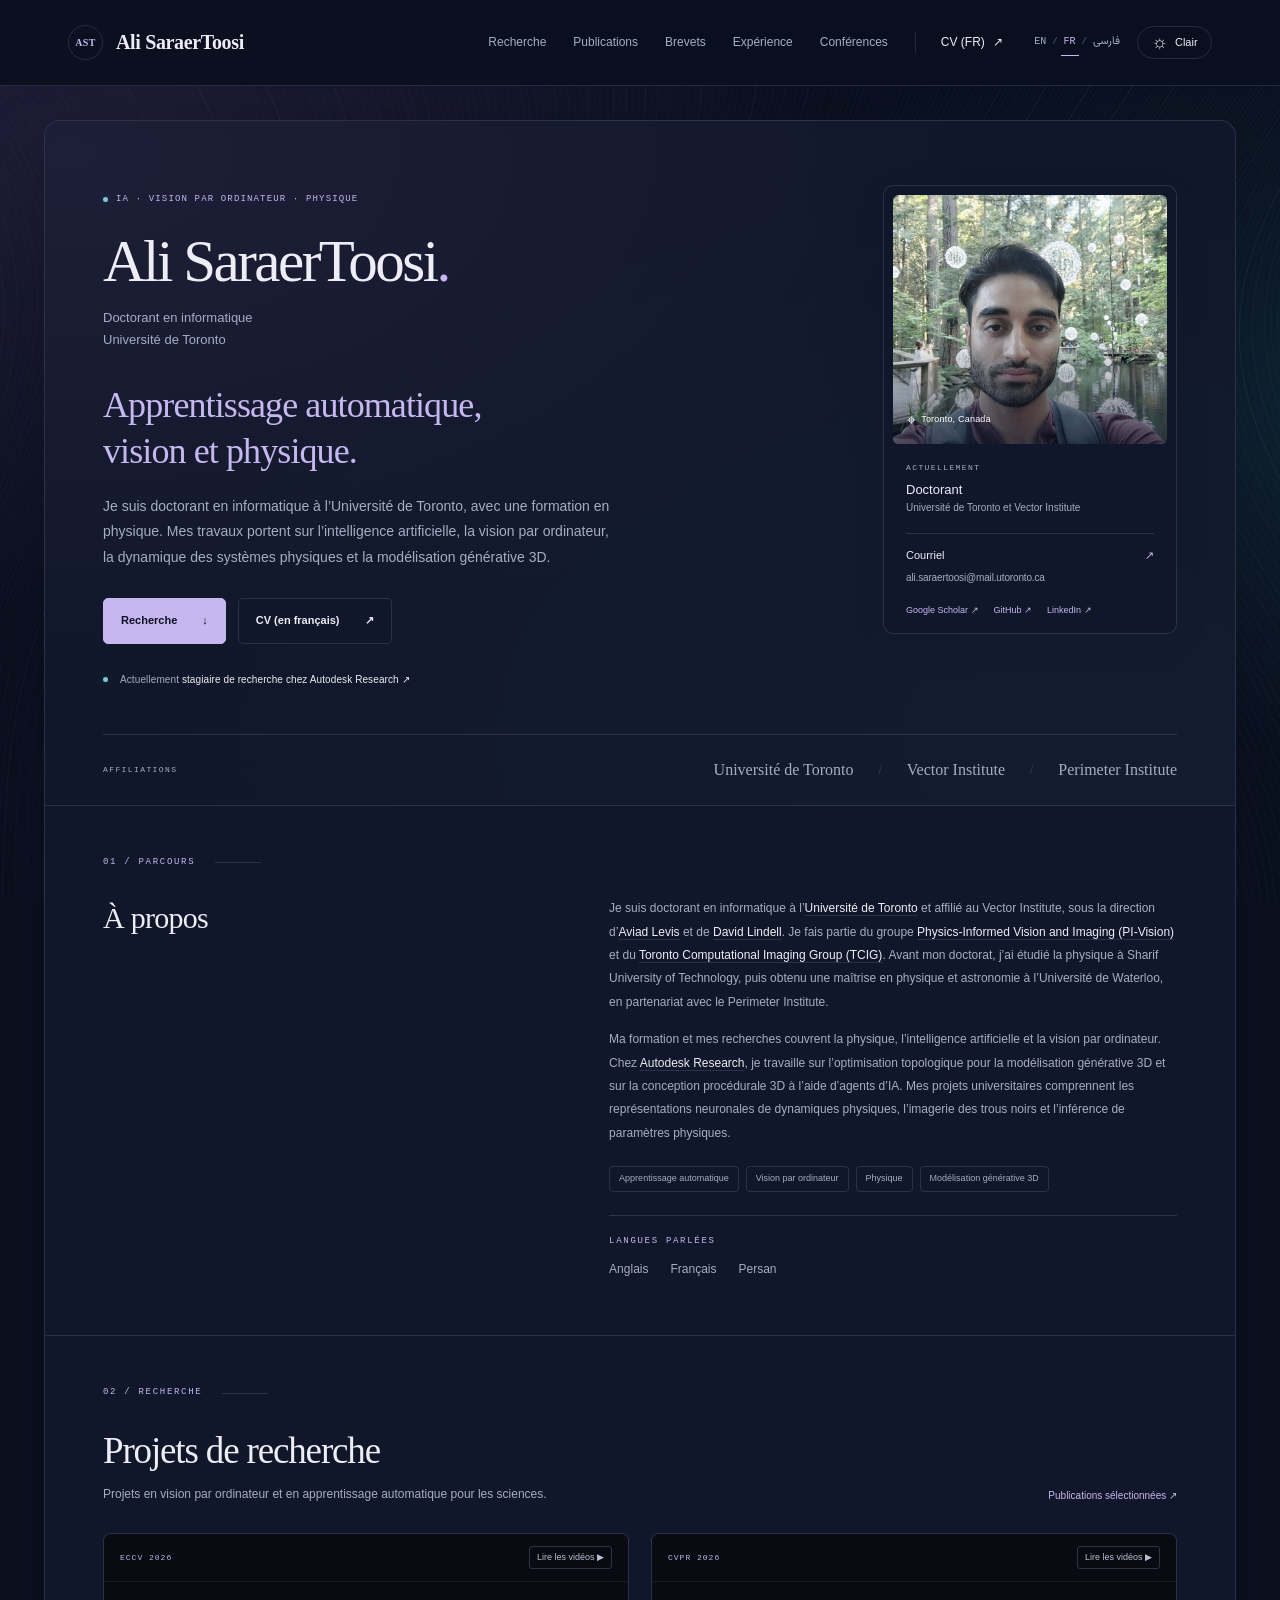
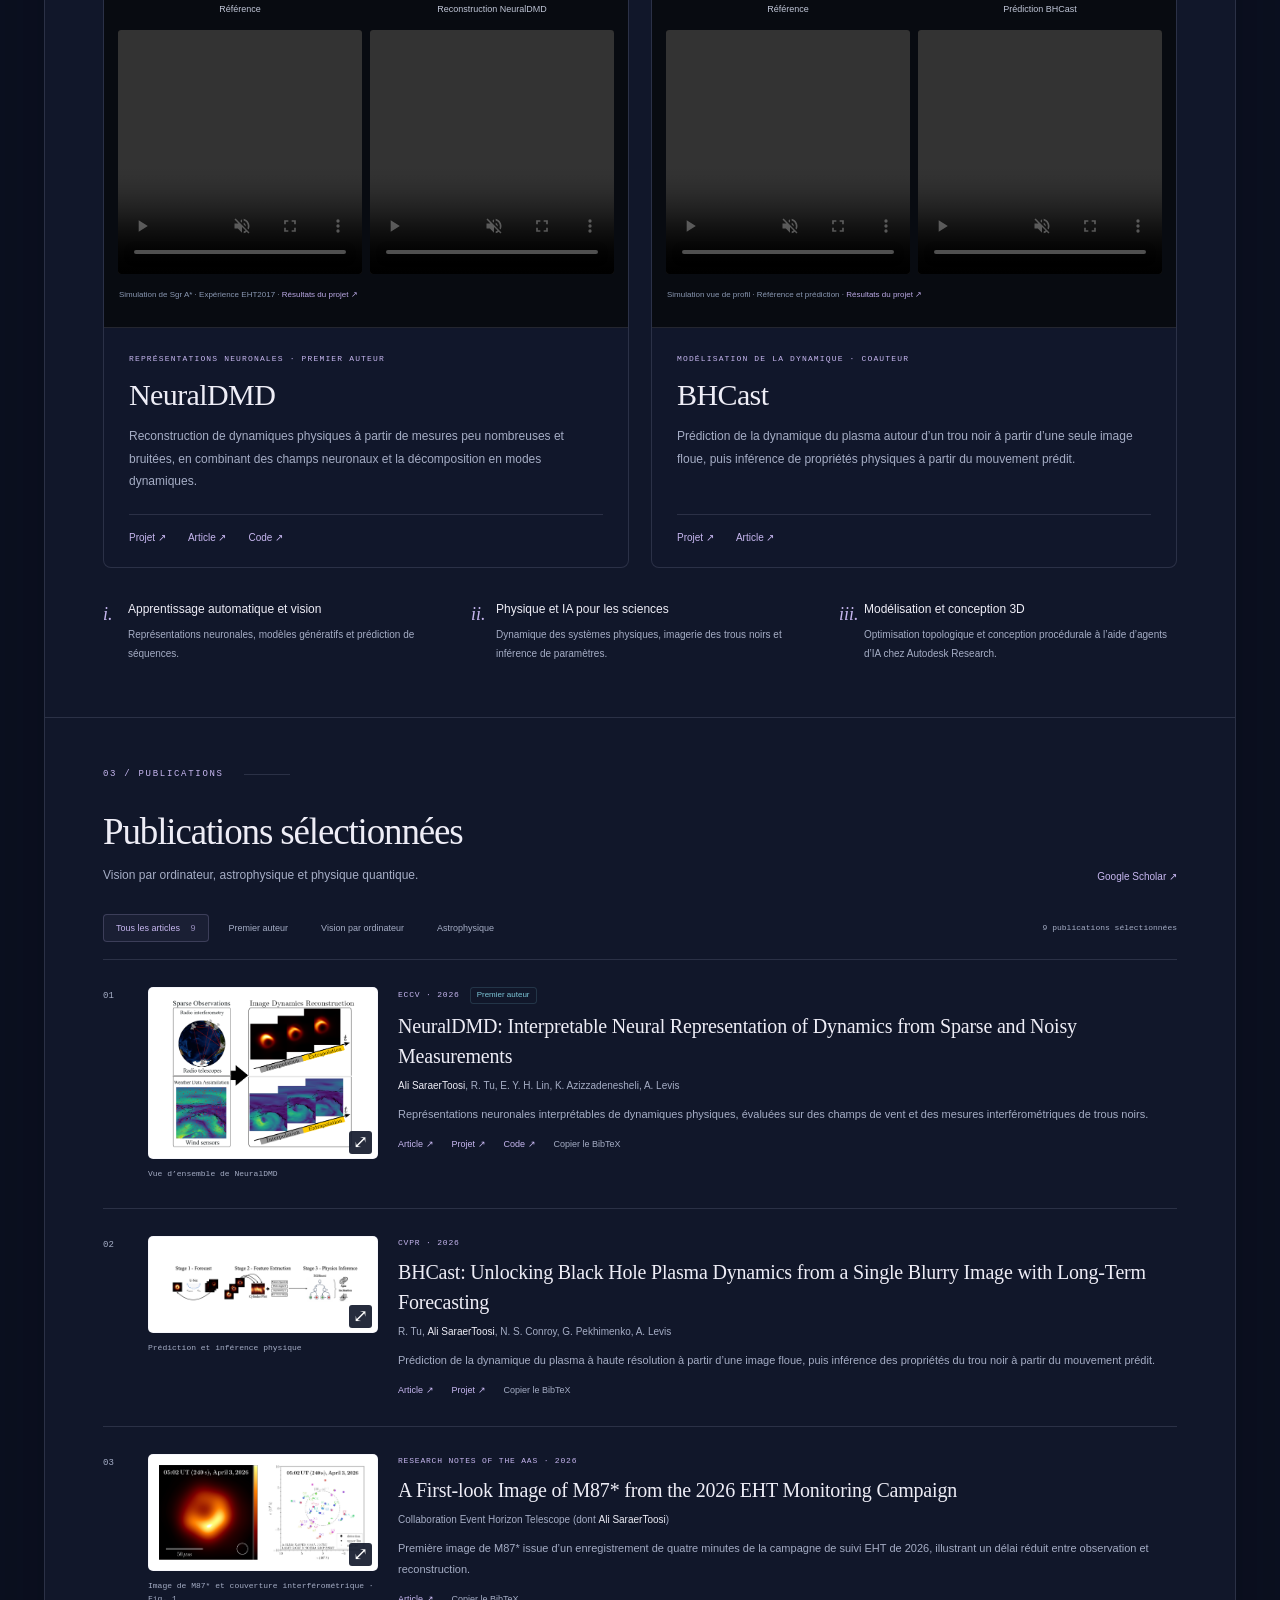
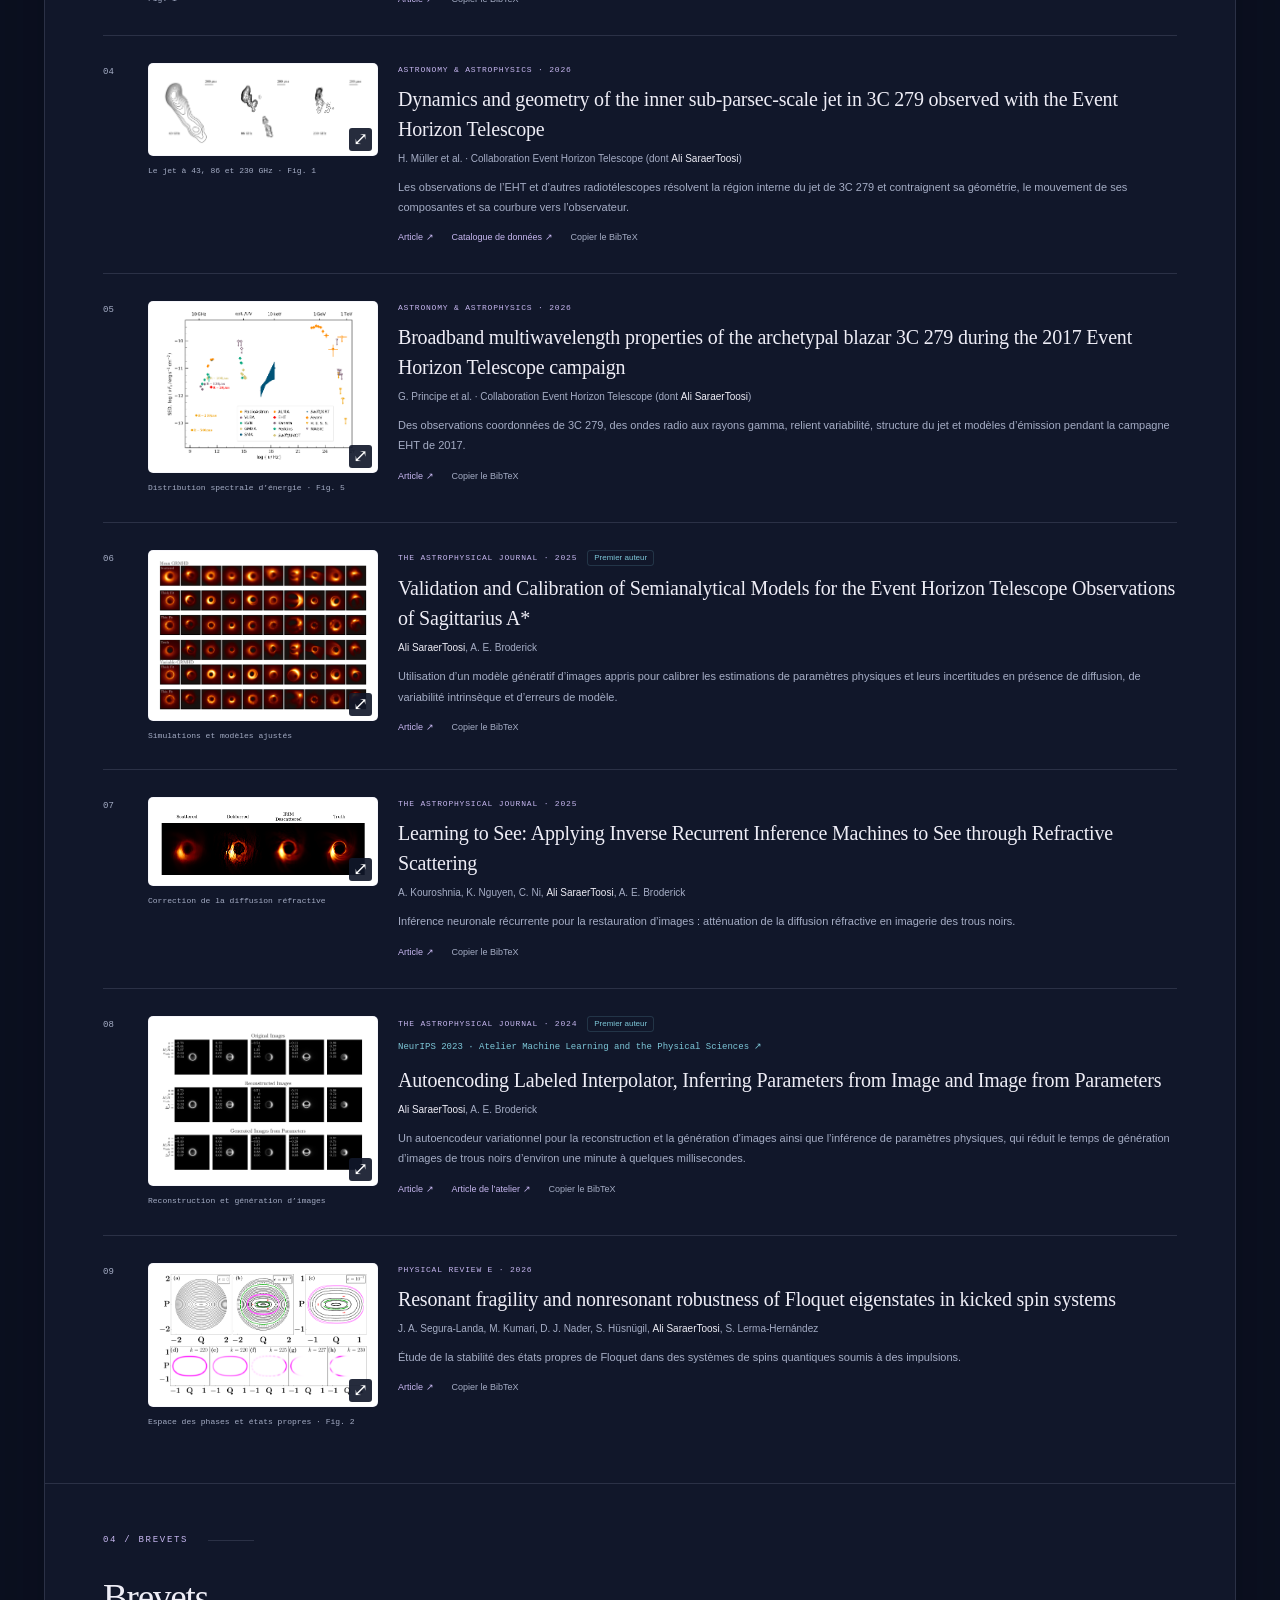
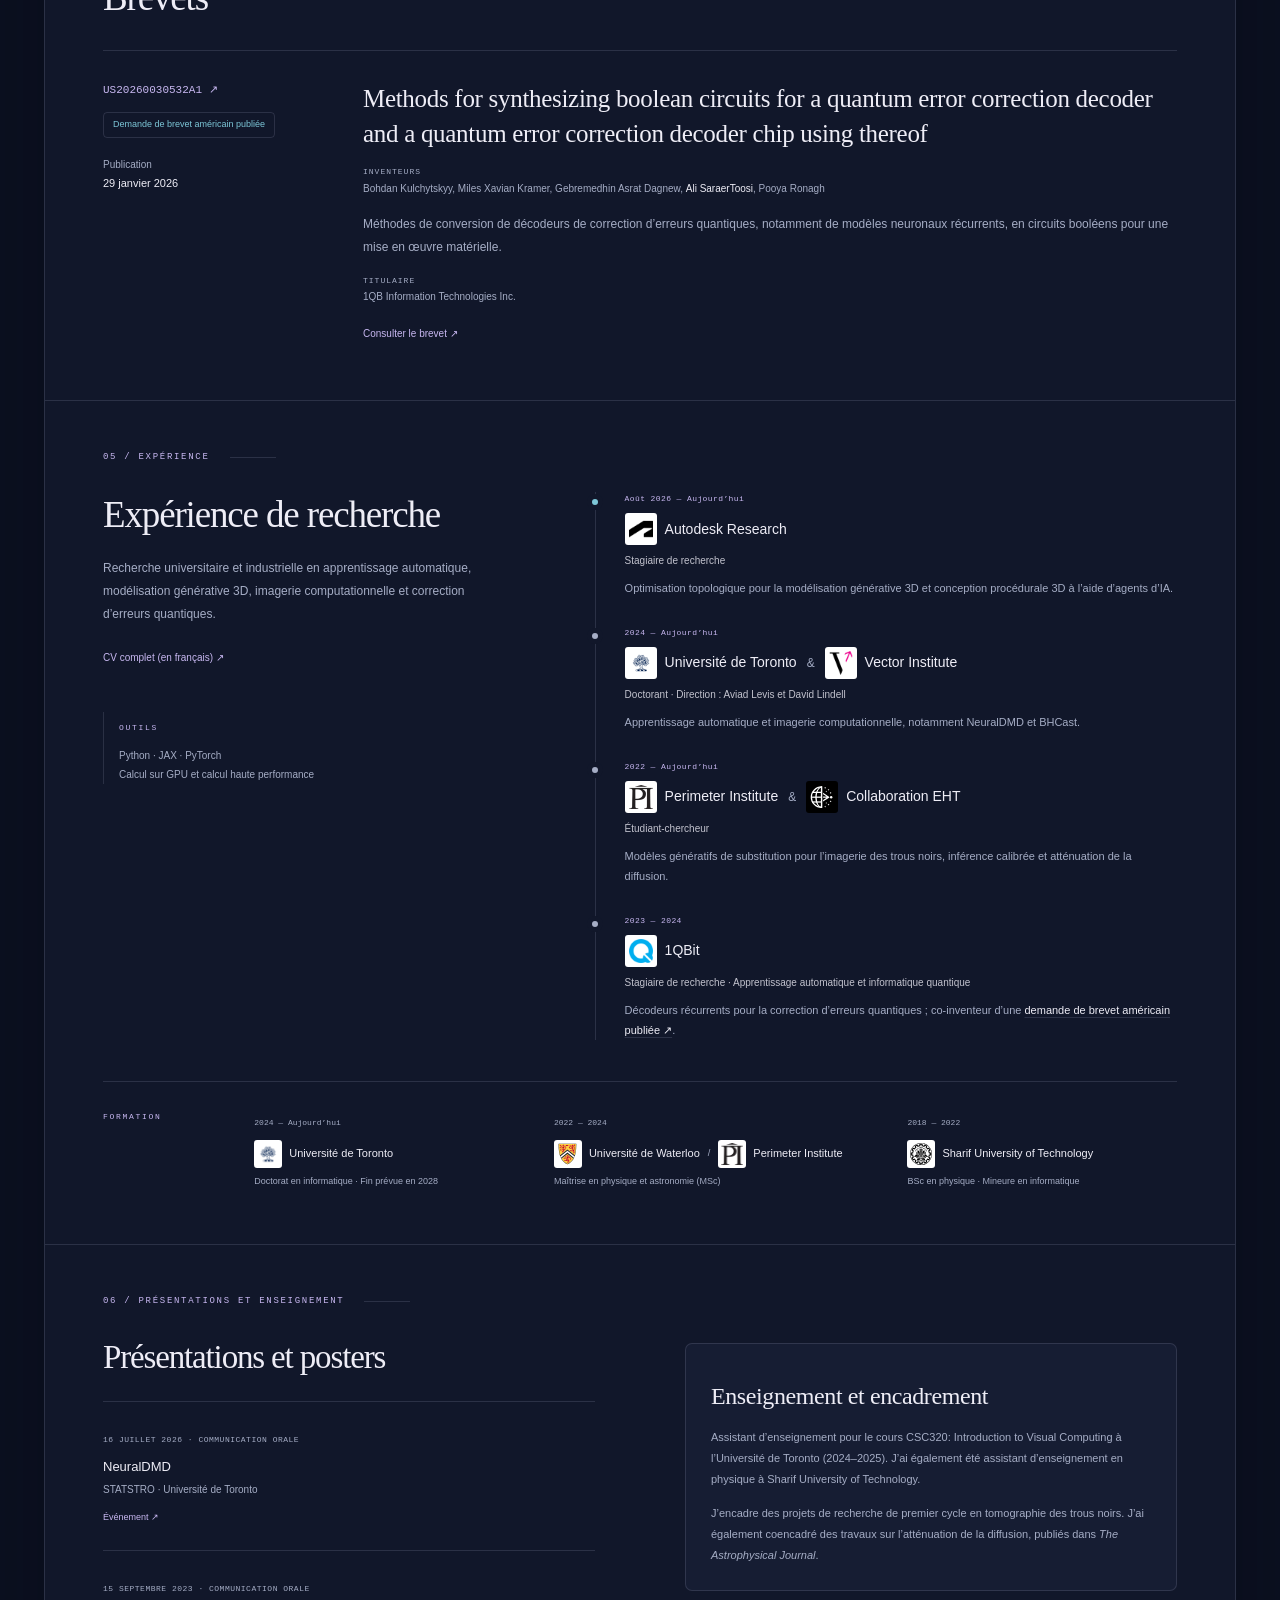
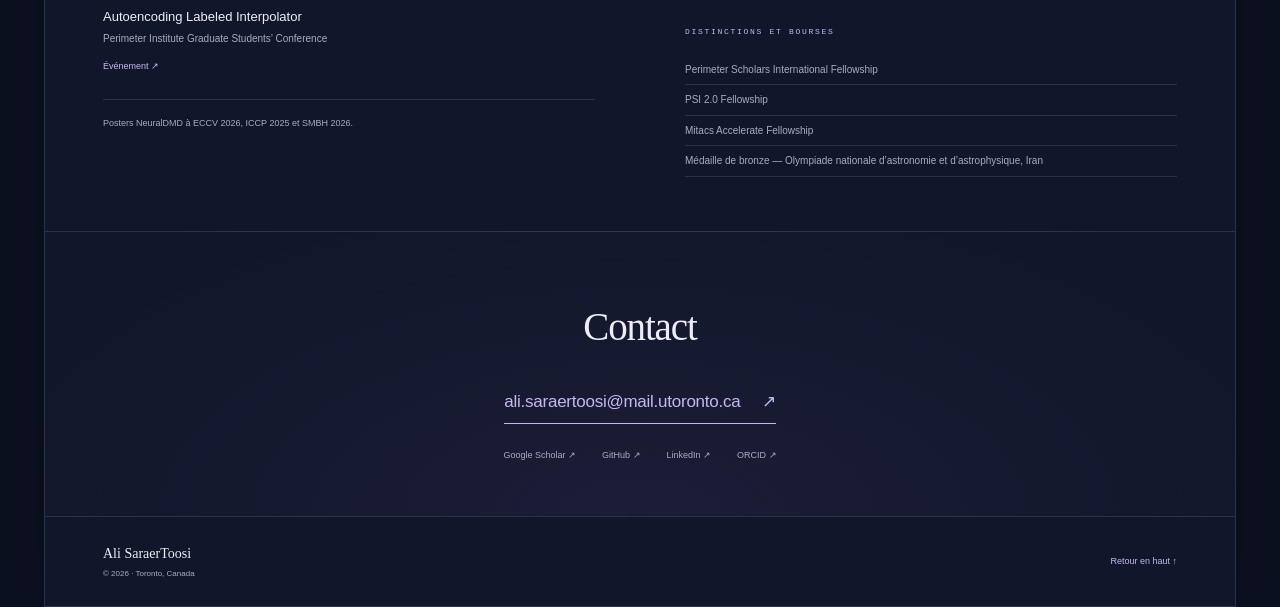
<file: fr/index.html>
<!doctype html>
<html lang="fr" data-theme="dark">
<head>
  <meta charset="utf-8">
  <meta name="viewport" content="width=device-width, initial-scale=1">
  <meta name="theme-color" content="#101427">
  <title>Ali SaraerToosi — Apprentissage automatique, vision et physique</title>
  <meta name="description" content="Ali SaraerToosi est doctorant en informatique à l’Université de Toronto. Ses travaux portent sur l’IA, la vision par ordinateur, la physique et la modélisation générative 3D.">
  <meta property="og:title" content="Ali SaraerToosi — Recherche">
  <meta property="og:description" content="Doctorant en informatique à l’Université de Toronto. Recherche en apprentissage automatique, vision par ordinateur, physique et modélisation générative 3D.">
  <meta property="og:type" content="website">
  <link rel="alternate" hreflang="en" href="../index.html">
  <link rel="alternate" hreflang="fr" href="index.html">
  <link rel="alternate" hreflang="fa" href="../fa/index.html">
  <link rel="alternate" hreflang="x-default" href="../index.html">
  <link rel="icon" href="../assets/favicon.svg" type="image/svg+xml">
  <link rel="stylesheet" href="../styles.css?v=affiliation-logos-1">
  <script>try{document.documentElement.dataset.theme=localStorage.getItem('ali-theme')||'dark'}catch(e){}</script>
  <script src="../script.js" defer></script>
</head>
<body>
  <a class="skip-link" href="#main">Aller au contenu</a>
  <div class="ambient" aria-hidden="true"><canvas id="flow-field"></canvas></div>
  <header class="site-header">
    <div class="header-inner">
      <a class="wordmark" href="#home" aria-label="Ali SaraerToosi, accueil"><span class="monogram" aria-hidden="true">AST</span><span>Ali SaraerToosi</span></a>
      <button class="menu-toggle" type="button" aria-label="Menu de navigation" aria-expanded="false" aria-controls="navigation"><span class="menu-label">Menu</span> <span aria-hidden="true">☰</span></button>
      <nav id="navigation" aria-label="Navigation principale">
        <a href="#research">Recherche</a><a href="#publications">Publications</a><a href="#patents">Brevets</a><a href="#experience">Expérience</a><a href="#talks">Conférences</a>
        <a class="nav-cv" href="../assets/Ali_SaraerToosi_CV_fr.pdf" target="_blank" rel="noopener">CV (FR) <span aria-hidden="true">↗</span></a>
      </nav>
      <div class="header-controls">
        <div class="language-switch" role="group" aria-label="Langue du site" dir="ltr"><a href="../index.html" lang="en" hreflang="en" aria-label="Read the site in English">EN</a><span aria-hidden="true">/</span><a href="index.html" lang="fr" hreflang="fr" aria-label="Version française" aria-current="page">FR</a><span aria-hidden="true">/</span><a href="../fa/index.html" lang="fa" hreflang="fa" aria-label="مشاهدهٔ نسخهٔ فارسی">فارسی</a></div>
        <button class="theme-toggle" type="button" aria-label="Passer au thème clair" title="Changer de thème"><span class="theme-symbol" aria-hidden="true">☼</span><span class="theme-label">Clair</span></button>
      </div>
    </div>
  </header>
  <main id="main" class="page-shell">
    <section class="hero" id="home" aria-labelledby="name">
      <div class="hero-copy">
        <p class="eyebrow"><span class="status-dot"></span> IA · Vision par ordinateur · Physique</p>
        <h1 id="name">Ali SaraerToosi<span class="name-period">.</span></h1>
        <p class="position">Doctorant en informatique <span>Université de Toronto</span></p>
        <h2 class="hero-statement">Apprentissage automatique,<br>vision et physique.</h2>
        <p class="hero-description">Je suis doctorant en informatique à l’Université de Toronto, avec une formation en physique. Mes travaux portent sur l’intelligence artificielle, la vision par ordinateur, la dynamique des systèmes physiques et la modélisation générative 3D.</p>
        <div class="hero-actions"><a class="button primary" href="#research">Recherche <span aria-hidden="true">↓</span></a><a class="button secondary" href="../assets/Ali_SaraerToosi_CV_fr.pdf" target="_blank" rel="noopener">CV (en français) <span aria-hidden="true">↗</span></a></div>
        <div class="hero-note"><span class="status-dot" aria-hidden="true"></span><p>Actuellement <a href="#experience"><strong>stagiaire de recherche chez Autodesk Research ↗</strong></a></p></div>
      </div>
      <aside class="profile-card" aria-label="Profil et coordonnées">
        <div class="portrait-wrap"><img class="portrait" src="../assets/headshot.jpg" alt="Ali SaraerToosi" width="800" height="800"><span class="portrait-location"><span aria-hidden="true">⌖</span> Toronto, Canada</span></div>
        <div class="profile-details"><p class="eyebrow">Actuellement</p><p class="profile-role">Doctorant <span>Université de Toronto et Vector Institute</span></p><div class="profile-divider"></div><a class="email-link" href="mailto:ali.saraertoosi@mail.utoronto.ca">Courriel <span aria-hidden="true">↗</span><span class="email-address">ali.saraertoosi@mail.utoronto.ca</span></a><div class="profile-links"><a href="https://scholar.google.com/citations?user=lmCaJEsAAAAJ&hl=en" target="_blank" rel="noopener">Google Scholar ↗</a><a href="https://github.com/as2c" target="_blank" rel="noopener">GitHub ↗</a><a href="https://www.linkedin.com/in/ali-saraer/" target="_blank" rel="noopener">LinkedIn ↗</a></div></div>
      </aside>
      <div class="affiliations"><span class="eyebrow">Affiliations</span><a href="https://www.utoronto.ca/" target="_blank" rel="noopener">Université de Toronto</a><span class="affiliation-separator">/</span><a href="https://vectorinstitute.ai/" target="_blank" rel="noopener">Vector Institute</a><span class="affiliation-separator">/</span><a href="https://perimeterinstitute.ca/people/ali-saraertoosi" target="_blank" rel="noopener">Perimeter Institute</a></div>
    </section>

    <section class="section about-section" id="about" aria-labelledby="about-title">
      <div class="section-label"><span>01 / Parcours</span><span class="label-line"></span></div>
      <div class="about-layout"><h2 id="about-title">À propos</h2><div class="about-copy"><p>Je suis doctorant en informatique à l’<a href="https://www.utoronto.ca/" target="_blank" rel="noopener">Université de Toronto</a> et affilié au Vector Institute, sous la direction d’<a href="https://www.aviadlevis.info/" target="_blank" rel="noopener">Aviad Levis</a> et de <a href="https://davidlindell.com/" target="_blank" rel="noopener">David Lindell</a>. Je fais partie du groupe <a href="https://pi-vision.github.io/people/#ali" target="_blank" rel="noopener">Physics-Informed Vision and Imaging (PI-Vision)</a> et du <a href="https://tcig.ca/people#:~:text=Ali%20SaraerToosi" target="_blank" rel="noopener">Toronto Computational Imaging Group (TCIG)</a>. Avant mon doctorat, j’ai étudié la physique à Sharif University of Technology, puis obtenu une maîtrise en physique et astronomie à l’Université de Waterloo, en partenariat avec le Perimeter Institute.</p><p>Ma formation et mes recherches couvrent la physique, l’intelligence artificielle et la vision par ordinateur. Chez <a href="#experience">Autodesk Research</a>, je travaille sur l’optimisation topologique pour la modélisation générative 3D et sur la conception procédurale 3D à l’aide d’agents d’IA. Mes projets universitaires comprennent les représentations neuronales de dynamiques physiques, l’imagerie des trous noirs et l’inférence de paramètres physiques.</p><div class="tags"><span>Apprentissage automatique</span><span>Vision par ordinateur</span><span>Physique</span><span>Modélisation générative 3D</span></div><div class="spoken-languages"><h3 class="eyebrow">Langues parlées</h3><ul><li>Anglais</li><li>Français</li><li>Persan</li></ul></div></div></div>
    </section>

    <section class="section research-section" id="research" aria-labelledby="research-title">
      <div class="section-label"><span>02 / Recherche</span><span class="label-line"></span></div>
      <div class="section-heading"><div><h2 id="research-title">Projets de recherche</h2><p>Projets en vision par ordinateur et en apprentissage automatique pour les sciences.</p></div><a class="text-link" href="#publications">Publications sélectionnées <span aria-hidden="true">↗</span></a></div>
      <div class="featured-grid">
        <article class="feature-card">
          <figure class="project-media" data-project="NeuralDMD" aria-label="Résultats de recherche NeuralDMD">
            <div class="media-bar"><span>ECCV 2026</span><button class="media-toggle" type="button" aria-label="Mettre en pause les vidéos de NeuralDMD">Pause Ⅱ</button></div>
            <div class="media-comparison">
              <div class="media-panel"><span>Référence</span><video muted autoplay loop playsinline controls preload="metadata" aria-label="Expérience NeuralDMD : dynamique simulée d’un trou noir servant de référence"><source src="../assets/neuraldmd-ground-truth.mp4" type="video/mp4">Voir la vidéo sur la <a href="https://neuraldmd.vercel.app/">page du projet NeuralDMD</a>.</video></div>
              <div class="media-panel"><span>Reconstruction NeuralDMD</span><video muted autoplay loop playsinline controls preload="metadata" aria-label="Reconstruction par NeuralDMD de la dynamique simulée d’un trou noir"><source src="../assets/neuraldmd-reconstruction.mp4" type="video/mp4">Voir la vidéo sur la <a href="https://neuraldmd.vercel.app/">page du projet NeuralDMD</a>.</video></div>
            </div>
            <figcaption>Simulation de Sgr A* · Expérience EHT2017 · <a href="https://neuraldmd.vercel.app/" target="_blank" rel="noopener">Résultats du projet ↗</a></figcaption>
          </figure>
          <div class="feature-body"><p class="eyebrow">Représentations neuronales · Premier auteur</p><h3>NeuralDMD</h3><p>Reconstruction de dynamiques physiques à partir de mesures peu nombreuses et bruitées, en combinant des champs neuronaux et la décomposition en modes dynamiques.</p><div class="card-links"><a href="https://neuraldmd.vercel.app/" target="_blank" rel="noopener">Projet <span aria-hidden="true">↗</span></a><a href="https://doi.org/10.1007/978-3-032-37447-9_1" target="_blank" rel="noopener">Article ↗</a><a href="https://github.com/as2c/NeuralDMD" target="_blank" rel="noopener">Code ↗</a></div></div>
        </article>
        <article class="feature-card">
          <figure class="project-media" data-project="BHCast" aria-label="Résultats de recherche BHCast">
            <div class="media-bar"><span>CVPR 2026</span><button class="media-toggle" type="button" aria-label="Mettre en pause les vidéos de BHCast">Pause Ⅱ</button></div>
            <div class="media-comparison">
              <div class="media-panel"><span>Référence</span><video muted autoplay loop playsinline controls preload="metadata" aria-label="Expérience BHCast : dynamique simulée du plasma servant de référence"><source src="../assets/bhcast-ground-truth.mp4" type="video/mp4">Voir la vidéo sur la <a href="https://bhcast.cs.toronto.edu/">page du projet BHCast</a>.</video></div>
              <div class="media-panel"><span>Prédiction BHCast</span><video muted autoplay loop playsinline controls preload="metadata" aria-label="Prédiction par BHCast de la dynamique simulée du plasma autour d’un trou noir"><source src="../assets/bhcast-forecast.mp4" type="video/mp4">Voir la vidéo sur la <a href="https://bhcast.cs.toronto.edu/">page du projet BHCast</a>.</video></div>
            </div>
            <figcaption>Simulation vue de profil · Référence et prédiction · <a href="https://bhcast.cs.toronto.edu/" target="_blank" rel="noopener">Résultats du projet ↗</a></figcaption>
          </figure>
          <div class="feature-body"><p class="eyebrow">Modélisation de la dynamique · Coauteur</p><h3>BHCast</h3><p>Prédiction de la dynamique du plasma autour d’un trou noir à partir d’une seule image floue, puis inférence de propriétés physiques à partir du mouvement prédit.</p><div class="card-links"><a href="https://bhcast.cs.toronto.edu/" target="_blank" rel="noopener">Projet <span aria-hidden="true">↗</span></a><a href="https://arxiv.org/abs/2603.26777" target="_blank" rel="noopener">Article ↗</a></div></div>
        </article>
      </div>
      <div class="research-directions"><article><span class="direction-number">i.</span><h3>Apprentissage automatique et vision</h3><p>Représentations neuronales, modèles génératifs et prédiction de séquences.</p></article><article><span class="direction-number">ii.</span><h3>Physique et IA pour les sciences</h3><p>Dynamique des systèmes physiques, imagerie des trous noirs et inférence de paramètres.</p></article><article><span class="direction-number">iii.</span><h3>Modélisation et conception 3D</h3><p>Optimisation topologique et conception procédurale à l’aide d’agents d’IA chez Autodesk Research.</p></article></div>
    </section>

    <section class="section publications-section" id="publications" aria-labelledby="publications-title">
      <div class="section-label"><span>03 / Publications</span><span class="label-line"></span></div>
      <div class="section-heading"><div><h2 id="publications-title">Publications sélectionnées</h2><p>Vision par ordinateur, astrophysique et physique quantique.</p></div><a class="text-link" href="https://scholar.google.com/citations?user=lmCaJEsAAAAJ&hl=en" target="_blank" rel="noopener">Google Scholar ↗</a></div>
      <div class="publication-controls"><div class="filters" role="group" aria-label="Filtrer les publications"><button type="button" class="filter active" data-filter="all" aria-pressed="true">Tous les articles <span>9</span></button><button type="button" class="filter" data-filter="first" aria-pressed="false">Premier auteur</button><button type="button" class="filter" data-filter="vision" aria-pressed="false">Vision par ordinateur</button><button type="button" class="filter" data-filter="astro" aria-pressed="false">Astrophysique</button></div><span id="publication-count" class="publication-count" aria-live="polite">9 publications sélectionnées</span></div>
      <div id="publication-list" class="publication-list"></div>
      <noscript><p>Consultez les articles sélectionnés et la liste complète des publications sur <a href="https://scholar.google.com/citations?user=lmCaJEsAAAAJ&hl=en">Google Scholar</a>.</p></noscript>
    </section>

    <section class="section patents-section" id="patents" aria-labelledby="patents-title">
      <div class="section-label"><span>04 / Brevets</span><span class="label-line"></span></div>
      <div class="section-heading"><h2 id="patents-title">Brevets</h2></div>
      <div id="patent-list" class="patent-list"></div>
      <noscript><p><a href="https://patents.google.com/patent/US20260030532A1/en" target="_blank" rel="noopener">US20260030532A1 · Demande de brevet américain publiée ↗</a></p></noscript>
    </section>

    <section class="section" id="experience" aria-labelledby="experience-title">
      <div class="section-label"><span>05 / Expérience</span><span class="label-line"></span></div>
      <div class="experience-layout"><div class="experience-intro"><h2 id="experience-title">Expérience de recherche</h2><p>Recherche universitaire et industrielle en apprentissage automatique, modélisation générative 3D, imagerie computationnelle et correction d’erreurs quantiques.</p><a class="text-link" href="../assets/Ali_SaraerToosi_CV_fr.pdf" target="_blank" rel="noopener">CV complet (en français) ↗</a><div class="skills-note"><span class="eyebrow">Outils</span><p>Python · JAX · PyTorch<br>Calcul sur GPU et calcul haute performance</p></div></div><div class="timeline"><article><span class="timeline-dot"></span><p class="timeline-date">Août 2026 — Aujourd’hui</p><h3 class="affiliation-heading"><span class="organization"><img class="organization-logo organization-logo--autodesk" src="../assets/logos/autodesk.png" alt="" width="32" height="32" loading="lazy" decoding="async"><span>Autodesk Research</span></span></h3><p class="timeline-role">Stagiaire de recherche</p><p>Optimisation topologique pour la modélisation générative 3D et conception procédurale 3D à l’aide d’agents d’IA.</p></article><article><span class="timeline-dot"></span><p class="timeline-date">2024 — Aujourd’hui</p><h3 class="affiliation-heading"><span class="organization"><img class="organization-logo organization-logo--toronto" src="../assets/logos/toronto.png" alt="" width="32" height="32" loading="lazy" decoding="async"><span>Université de Toronto</span></span><span class="organization-separator" aria-hidden="true">&amp;</span><span class="organization"><img class="organization-logo organization-logo--vector" src="../assets/logos/vector.png" alt="" width="32" height="32" loading="lazy" decoding="async"><span>Vector Institute</span></span></h3><p class="timeline-role">Doctorant · Direction : Aviad Levis et David Lindell</p><p>Apprentissage automatique et imagerie computationnelle, notamment NeuralDMD et BHCast.</p></article><article><span class="timeline-dot"></span><p class="timeline-date">2022 — Aujourd’hui</p><h3 class="affiliation-heading"><span class="organization"><img class="organization-logo organization-logo--perimeter" src="../assets/logos/perimeter.png" alt="" width="32" height="32" loading="lazy" decoding="async"><span>Perimeter Institute</span></span><span class="organization-separator" aria-hidden="true">&amp;</span><span class="organization"><img class="organization-logo organization-logo--eht" src="../assets/logos/eht.svg" alt="" width="32" height="32" loading="lazy" decoding="async"><span>Collaboration EHT</span></span></h3><p class="timeline-role">Étudiant-chercheur</p><p>Modèles génératifs de substitution pour l’imagerie des trous noirs, inférence calibrée et atténuation de la diffusion.</p></article><article><span class="timeline-dot"></span><p class="timeline-date">2023 — 2024</p><h3 class="affiliation-heading"><span class="organization"><img class="organization-logo organization-logo--1qbit" src="../assets/logos/1qbit.png" alt="" width="32" height="32" loading="lazy" decoding="async"><span>1QBit</span></span></h3><p class="timeline-role">Stagiaire de recherche · Apprentissage automatique et informatique quantique</p><p>Décodeurs récurrents pour la correction d’erreurs quantiques ; co-inventeur d’une <a href="#patents">demande de brevet américain publiée ↗</a>.</p></article></div></div>
      <div class="education"><p class="eyebrow">Formation</p><div><span class="education-years">2024 — Aujourd’hui</span><h3 class="affiliation-heading"><span class="organization"><img class="organization-logo organization-logo--toronto" src="../assets/logos/toronto.png" alt="" width="32" height="32" loading="lazy" decoding="async"><span>Université de Toronto</span></span></h3><p>Doctorat en informatique · Fin prévue en 2028</p></div><div><span class="education-years">2022 — 2024</span><h3 class="affiliation-heading"><span class="organization"><img class="organization-logo organization-logo--waterloo" src="../assets/logos/waterloo.svg" alt="" width="32" height="32" loading="lazy" decoding="async"><span>Université de Waterloo</span></span><span class="organization-separator" aria-hidden="true">/</span><span class="organization"><img class="organization-logo organization-logo--perimeter" src="../assets/logos/perimeter.png" alt="" width="32" height="32" loading="lazy" decoding="async"><span>Perimeter Institute</span></span></h3><p>Maîtrise en physique et astronomie (MSc)</p></div><div><span class="education-years">2018 — 2022</span><h3 class="affiliation-heading"><span class="organization"><img class="organization-logo organization-logo--sharif" src="../assets/logos/sharif.svg" alt="" width="32" height="32" loading="lazy" decoding="async"><span>Sharif University of Technology</span></span></h3><p>BSc en physique · Mineure en informatique</p></div></div>
    </section>

    <section class="section community-section" id="talks" aria-labelledby="talks-title">
      <div class="section-label"><span>06 / Présentations et enseignement</span><span class="label-line"></span></div>
      <div class="community-grid"><div><h2 id="talks-title">Présentations et posters</h2><div class="talk-item"><span class="eyebrow">16 juillet 2026 · Communication orale</span><h3>NeuralDMD</h3><p>STATSTRO · Université de Toronto</p><a class="text-link" href="https://statstro.com/" target="_blank" rel="noopener">Événement ↗</a></div><div class="talk-item"><span class="eyebrow">15 septembre 2023 · Communication orale</span><h3 lang="en">Autoencoding Labeled Interpolator</h3><p lang="en">Perimeter Institute Graduate Students’ Conference</p><a class="text-link" href="https://events.perimeterinstitute.ca/event/49/contributions/853/" target="_blank" rel="noopener">Événement ↗</a></div><p class="poster-note">Posters NeuralDMD à ECCV 2026, ICCP 2025 et SMBH 2026.</p></div><div class="community-aside"><article><h3>Enseignement et encadrement</h3><p>Assistant d’enseignement pour le cours <span lang="en">CSC320: Introduction to Visual Computing</span> à l’Université de Toronto (2024–2025). J’ai également été assistant d’enseignement en physique à Sharif University of Technology.</p><p>J’encadre des projets de recherche de premier cycle en tomographie des trous noirs. J’ai également coencadré des travaux sur l’atténuation de la diffusion, publiés dans <em lang="en">The Astrophysical Journal</em>.</p></article><article class="awards"><span class="eyebrow">Distinctions et bourses</span><ul><li>Perimeter Scholars International Fellowship</li><li>PSI 2.0 Fellowship</li><li>Mitacs Accelerate Fellowship</li><li>Médaille de bronze — Olympiade nationale d’astronomie et d’astrophysique, Iran</li></ul></article></div></div>
    </section>

    <section class="contact-section" id="contact" aria-labelledby="contact-title"><h2 id="contact-title">Contact</h2><a class="contact-email" href="mailto:ali.saraertoosi@mail.utoronto.ca">ali.saraertoosi@mail.utoronto.ca <span aria-hidden="true">↗</span></a><div class="contact-links"><a href="https://scholar.google.com/citations?user=lmCaJEsAAAAJ&hl=en" target="_blank" rel="noopener">Google Scholar ↗</a><a href="https://github.com/as2c" target="_blank" rel="noopener">GitHub ↗</a><a href="https://www.linkedin.com/in/ali-saraer/" target="_blank" rel="noopener">LinkedIn ↗</a><a href="https://orcid.org/0009-0003-4620-8448" target="_blank" rel="noopener">ORCID ↗</a></div></section>
    <footer><a class="footer-name" href="#home">Ali SaraerToosi<span>© 2026 · Toronto, Canada</span></a><a class="back-top" href="#home">Retour en haut ↑</a></footer>
  </main>
  <div class="toast" role="status" aria-live="polite"></div>
</body>
</html>
</file>
<file: styles.css>
@charset "UTF-8";
@font-face{font-family:Vazirmatn;src:url('assets/Vazirmatn-Variable.woff2') format('woff2');font-weight:100 900;font-style:normal;font-display:swap}
:root{--bg:#0b1020;--surface:#11172a;--surface2:#161d33;--text:#eeedf6;--muted:#a5adc5;--accent:#c7b7f0;--accent2:#7dc7d8;--line:rgba(191,192,224,.15);--header:rgba(11,16,32,.9);--card:#11172b;--shadow:0 20px 80px #03061238;--serif:Georgia,'Times New Roman',serif;--sans:Inter,-apple-system,BlinkMacSystemFont,'Segoe UI',sans-serif;--mono:'SFMono-Regular',Consolas,monospace}
[data-theme=light]{--bg:#eaeaf2;--surface:#faf9fc;--surface2:#f0eef7;--text:#202237;--muted:#61667d;--accent:#6e4a9e;--accent2:#27748e;--line:rgba(60,51,93,.16);--header:rgba(250,249,252,.93);--card:#fff;--shadow:0 20px 80px #3733560b}
*{box-sizing:border-box}html{scroll-behavior:auto;scroll-padding-top:102px}body{margin:0;background:var(--bg);color:var(--text);font-family:var(--sans);font-size:15px;line-height:1.75;-webkit-font-smoothing:antialiased}a{color:inherit;text-decoration:none}button{font:inherit;color:inherit;cursor:pointer}button,a{-webkit-tap-highlight-color:transparent}a,button{touch-action:manipulation}a:focus-visible,button:focus-visible,summary:focus-visible{outline:2px solid var(--accent2);outline-offset:5px}::selection{background:#a88bd7;color:#fff}h1,h2,h3,p{margin:0}h1,h2,h3{font-weight:400}h2{font-family:var(--serif);font-size:37px;line-height:1.26;letter-spacing:-1.15px}h3{line-height:1.4}p{color:var(--muted)}img{max-width:100%;display:block}button{border:0;background:none}.skip-link{position:fixed;left:20px;top:-100px;z-index:10;padding:12px 24px;background:var(--accent);color:var(--bg)}.skip-link:focus{top:12px}.ambient{position:fixed;inset:0;z-index:-1;background:radial-gradient(ellipse at 5% 15%,#4f3e6f48,transparent 45%),radial-gradient(ellipse at 100% 45%,#1a657036,transparent 50%)}#flow-field{width:100%;height:100%;opacity:.6}[data-theme=light] #flow-field{opacity:.18}.site-header{height:86px;background:var(--header);border-bottom:1px solid var(--line);backdrop-filter:blur(20px);position:sticky;top:0;z-index:5}.header-inner{max-width:1192px;margin:auto;padding:0 24px;height:100%;display:flex;align-items:center;gap:28px}.wordmark{display:flex;align-items:center;gap:13px;font-family:var(--serif);font-size:20px;font-weight:600;letter-spacing:-.35px;margin-right:auto;white-space:nowrap}.monogram{width:35px;height:35px;display:inline-flex;align-items:center;justify-content:center;border:1px solid var(--line);border-radius:50%;font-size:10px;font-style:normal;letter-spacing:.4px;position:relative;color:var(--accent)}nav{display:flex;align-items:center;gap:27px;font-size:12px;font-weight:500}nav>a{color:var(--muted);transition:color .2s}nav>a:hover,nav>a.current{color:var(--accent)}.nav-cv{color:var(--text);border-left:1px solid var(--line);padding-left:25px}.nav-cv span{margin-left:5px}.theme-toggle{display:flex;align-items:center;justify-content:center;gap:7px;border:1px solid var(--line);border-radius:22px;padding:6px 12px;min-width:75px;font-size:11px;line-height:1.8}.theme-toggle:hover{background:var(--surface2)}.theme-symbol{font-size:18px;line-height:1}.menu-toggle{display:none}.page-shell{max-width:1192px;margin:34px auto 0;background:var(--surface);border:1px solid var(--line);border-radius:16px 16px 0 0;overflow:hidden;box-shadow:var(--shadow)}.hero{padding:64px 58px 0;position:relative;display:grid;grid-template-columns:minmax(0,1fr) 294px;column-gap:58px;background:radial-gradient(ellipse at 2% 5%,#71539420,transparent 55%),radial-gradient(ellipse at 90% 90%,#22657a13,transparent 65%)}.hero-copy{padding-top:7px}.eyebrow{font-family:var(--mono);font-size:9px;font-weight:500;text-transform:uppercase;letter-spacing:1.7px;line-height:1.7;color:var(--accent)}.hero-copy>.eyebrow{display:flex;align-items:center;gap:8px;letter-spacing:1.15px;font-size:9px;white-space:nowrap}.status-dot{height:5px;width:5px;display:inline-block;background:var(--accent2);border-radius:50%;box-shadow:0 0 12px #7dc7d84a;flex-shrink:0}h1{font-family:var(--serif);font-size:59px;line-height:1.18;letter-spacing:-2.5px;margin:20px 0 10px;white-space:nowrap}.name-period{color:var(--accent)}.position{font-size:13px;line-height:1.7}.position>span{display:block;color:var(--muted)}.hero-statement{font-size:36px;line-height:1.27;color:var(--accent);letter-spacing:-.9px;margin:32px 0 19px}.hero-description{font-size:14px;line-height:1.85;max-width:520px;color:var(--muted)}.hero-actions{display:flex;gap:12px;margin-top:27px}.button{display:inline-flex;align-items:center;justify-content:space-between;gap:25px;padding:12px 17px;border-radius:5px;font-size:11px;font-weight:600;line-height:1.8;transition:transform .2s,background .2s}.button:hover{transform:translateY(-2px)}.primary{background:var(--accent);color:var(--bg);border:1px solid var(--accent)}.secondary{border:1px solid var(--line);color:var(--text);background:var(--surface)}.secondary:hover{background:var(--surface2)}.hero-note{display:flex;align-items:center;gap:12px;margin:27px 0 32px}.small-orbit{font-size:29px;line-height:1;color:var(--accent2);opacity:.7}.hero-note p{font-size:10px;letter-spacing:.1px}.hero-note strong{font-weight:500;color:var(--text)}.profile-card{background:var(--card);border:1px solid var(--line);border-radius:10px;padding:9px 9px 0;align-self:start;box-shadow:0 10px 40px #0000000f}.portrait-wrap{position:relative;overflow:hidden;border-radius:6px}.portrait{width:100%;height:auto;aspect-ratio:1.1;object-fit:cover;object-position:center 55%;filter:saturate(.64);transition:filter .4s}.portrait:hover{filter:saturate(1)}.portrait-wrap:after{content:'';position:absolute;inset:55% 0 0;background:linear-gradient(transparent,#080b1e95);pointer-events:none}.portrait-location{position:absolute;left:14px;bottom:11px;z-index:1;font-size:9px;color:#fff;letter-spacing:.2px;display:flex;gap:6px;align-items:center}.portrait-location span{font-size:15px}.profile-details{padding:17px 13px 14px}.profile-details>.eyebrow{font-size:8px;letter-spacing:1.4px;color:var(--muted)}.profile-role{color:var(--text);font-size:13px;font-weight:500;line-height:1.6;margin:5px 0 0}.profile-role>span{color:var(--muted);font-size:10px;font-weight:400;display:block}.profile-divider{border-top:1px solid var(--line);margin:17px 0 12px}.email-link{display:block;font-size:11px;font-weight:500;line-height:1.7}.email-link>span:first-child{float:right;color:var(--accent)}.email-address{display:block;color:var(--muted);font-size:10px;font-weight:400;letter-spacing:-.15px;margin-top:4px}.profile-links{display:flex;gap:15px;margin-top:17px;font-size:9px;color:var(--accent)}.profile-links a:hover{text-decoration:underline}.affiliations{grid-column:1/-1;display:flex;align-items:center;gap:25px;border-top:1px solid var(--line);padding:23px 0;margin-top:13px;line-height:1.5}.affiliations>.eyebrow{font-size:8px;color:var(--muted);letter-spacing:1.4px;margin-right:auto}.affiliations>a{font-family:var(--serif);color:var(--muted);font-size:16px}.affiliations>a:hover{color:var(--accent)}.affiliation-separator{font-size:12px;color:var(--line)}.section{padding:49px 58px 54px;border-top:1px solid var(--line);scroll-margin-top:0}.section-label{display:flex;align-items:center;gap:20px;margin-bottom:27px}.section-label>span:first-child{color:var(--accent);font-family:var(--mono);font-size:9px;text-transform:uppercase;letter-spacing:1.7px;white-space:nowrap}.label-line{height:1px;width:46px;background:var(--line)}.about-layout{display:grid;grid-template-columns:.93fr 1.2fr;gap:66px}.about-layout h2{font-size:30px;letter-spacing:-.75px;line-height:1.4}.about-copy{font-size:12px;line-height:1.95}.about-copy p+p{margin-top:14px}.about-copy a,.timeline a{color:var(--text);text-decoration:underline;text-decoration-color:var(--line);text-underline-offset:3px}.about-copy a:hover,.timeline a:hover{color:var(--accent)}.tags{display:flex;flex-wrap:wrap;gap:7px;margin-top:21px}.tags span{border:1px solid var(--line);padding:3px 9px;border-radius:4px;font-size:9px;color:var(--muted)}.section-heading{display:flex;align-items:flex-end;justify-content:space-between;gap:20px;margin-bottom:28px}.section-heading p{font-size:12px;margin-top:9px}.text-link{font-size:10px;font-weight:500;color:var(--accent);white-space:nowrap;display:inline-block;line-height:1.8}.text-link:hover{text-decoration:underline;text-underline-offset:4px}.featured-grid{display:grid;grid-template-columns:1fr 1fr;gap:22px}.feature-card{border:1px solid var(--line);border-radius:8px;overflow:hidden;background:var(--card);transition:transform .25s,border-color .25s}.feature-card:hover{transform:translateY(-3px);border-color:#a69ac550}.feature-body{padding:24px 25px 20px}.feature-body>.eyebrow{font-size:8px;letter-spacing:1.15px}.feature-body h3{font-family:var(--serif);font-size:30px;letter-spacing:-.6px;margin:8px 0 9px}.feature-body>p:not(.eyebrow){font-size:12px;line-height:1.9;min-height:68px}.card-links{display:flex;gap:22px;margin-top:21px;padding-top:14px;border-top:1px solid var(--line);font-size:10px;color:var(--accent)}.card-links>a:hover{color:var(--text)}.art-note{font-size:8px;text-align:right;color:var(--muted);margin-top:9px;opacity:.75}.research-directions{display:grid;grid-template-columns:1fr 1fr 1fr;gap:30px;margin-top:33px}.research-directions article{position:relative;padding-left:25px}.direction-number{position:absolute;top:-2px;left:0;font-family:var(--serif);font-size:18px;font-style:italic;color:var(--accent)}.research-directions h3{font-size:12px;font-weight:500;margin-bottom:7px}.research-directions p{font-size:10px;line-height:1.9}.publication-controls{display:flex;justify-content:space-between;align-items:center;border-bottom:1px solid var(--line);padding-bottom:17px;gap:12px}.filters{display:flex;gap:7px;flex-wrap:wrap}.filter{font-size:9px;padding:6px 12px;border-radius:4px;border:1px solid transparent;color:var(--muted);line-height:1.6}.filter:hover{color:var(--text);background:var(--surface2)}.filter.active{border:1px solid #c7b7f033;background:#c7b7f00d;color:var(--accent)}.filter span{margin-left:8px;opacity:.7}.publication-count{font-family:var(--mono);font-size:8px;color:var(--muted);white-space:nowrap}.publication{display:grid;grid-template-columns:25px minmax(0,1fr);gap:15px;padding:27px 0;border-bottom:1px solid var(--line)}.publication:last-child{border:0;padding-bottom:0}.pub-number{font-family:var(--mono);font-size:9px;line-height:1.5;color:var(--muted);padding-top:3px}.pub-top{display:flex;align-items:center;gap:10px;margin-bottom:7px}.pub-venue{font-family:var(--mono);font-size:8px;color:var(--accent);text-transform:uppercase;letter-spacing:.8px}.pub-badge{font-size:8px;color:var(--accent2);border:1px solid #7dc7d82b;border-radius:3px;padding:0 6px;line-height:1.8}.pub-title{font-family:var(--serif);font-size:20px;line-height:1.5;letter-spacing:-.2px;max-width:900px}.pub-title a:hover{color:var(--accent)}.pub-authors{font-size:10px;line-height:1.8;margin-top:6px}.pub-authors strong{color:var(--text);font-weight:500}.pub-summary{font-size:11px;margin-top:9px;line-height:1.85;max-width:850px}.pub-actions{display:flex;align-items:center;gap:18px;font-size:9px;margin-top:13px;color:var(--accent)}.pub-actions>a:hover{text-decoration:underline}.bib-button{font-size:9px;padding:0;color:var(--muted)}.bib-button:hover{color:var(--accent)}.publication[hidden]{display:none}.experience-layout{display:grid;grid-template-columns:.8fr 1.2fr;gap:95px}.experience-intro>p{font-size:12px;line-height:1.9;margin:18px 0}.skills-note{border-left:1px solid var(--line);padding-left:15px;margin-top:42px}.skills-note .eyebrow{font-size:8px}.skills-note p{font-size:10px;margin-top:8px;line-height:1.9}.timeline{border-left:1px solid var(--line);margin:0 0 0 5px;padding-left:29px}.timeline article{position:relative;padding-bottom:28px}.timeline article:last-child{padding-bottom:0}.timeline-dot{width:6px;height:6px;border-radius:50%;position:absolute;left:-33px;top:7px;background:var(--muted);box-shadow:0 0 0 5px var(--surface)}.timeline article:first-child .timeline-dot{background:var(--accent2)}.timeline-date{font-size:8px;font-family:var(--mono);letter-spacing:.4px;color:var(--accent)}.timeline h3{font-size:14px;font-weight:500;margin:7px 0 3px}.timeline-role{font-size:10px;color:var(--text);opacity:.8;margin-bottom:8px}.timeline article>p:last-child{font-size:11px;line-height:1.85}.education{border-top:1px solid var(--line);margin-top:41px;padding-top:25px;display:grid;grid-template-columns:.45fr 1fr 1.2fr 1fr;gap:30px}.education>.eyebrow{font-size:8px;padding-top:2px}.education-years{font-family:var(--mono);font-size:8px;color:var(--muted)}.education h3{font-size:11px;margin:6px 0 5px;font-weight:500}.education p{font-size:9px;line-height:1.9}.community-grid{display:grid;grid-template-columns:1fr 1fr;gap:90px}.community-grid h2{font-size:33px;margin-bottom:23px}.talk-item{padding:22px 0;border-top:1px solid var(--line)}.talk-item .eyebrow{font-size:8px;color:var(--muted);letter-spacing:.5px}.talk-item h3{font-size:13px;font-weight:500;margin-top:8px}.talk-item p{font-size:10px;margin:4px 0}.talk-item .text-link{font-size:9px;margin-top:5px}.poster-note{font-size:9px;line-height:1.9;padding-top:15px;border-top:1px solid var(--line)}.community-aside{padding-top:6px}.community-aside>article{padding:25px;background:var(--surface2);border:1px solid var(--line);border-radius:7px}.community-aside h3{font-family:var(--serif);font-size:24px;letter-spacing:-.4px;margin:11px 0 14px}.community-aside .eyebrow{font-size:8px}.community-aside p{font-size:11px;line-height:1.9}.community-aside p+p{margin-top:13px}.community-aside>.awards{background:none;border:0;padding:25px 0 0}.awards ul{list-style:none;margin:12px 0 0;padding:0}.awards li{font-size:10px;color:var(--muted);padding:6px 0;border-bottom:1px solid var(--line)}.contact-section{text-align:center;padding:56px 30px 53px;border-top:1px solid var(--line);background:radial-gradient(ellipse at 50% 100%,#6b4c951c,transparent 80%)}.contact-orbit{font-size:36px;color:var(--accent);line-height:1;margin-bottom:19px}.contact-section h2{font-size:39px;margin:14px 0 16px}.contact-section>p:not(.eyebrow){font-size:11px}.contact-email{display:inline-block;margin:20px 0 24px;font-size:17px;color:var(--accent);border-bottom:1px solid var(--accent);padding-bottom:6px;letter-spacing:-.25px}.contact-email>span{margin-left:17px}.contact-email:hover{color:var(--text)}.contact-links{display:flex;justify-content:center;gap:26px;color:var(--muted);font-size:9px}.contact-links>a:hover{color:var(--accent)}footer{border-top:1px solid var(--line);padding:26px 58px;display:flex;align-items:center;justify-content:space-between;gap:20px}.footer-name{font-family:var(--serif);font-size:14px;line-height:1.5}.footer-name>span{display:block;font-family:var(--sans);font-size:8px;color:var(--muted);margin-top:4px}.footer-note{font-family:var(--serif);font-size:12px;font-style:italic;color:var(--muted)}.back-top{font-size:9px;color:var(--accent)}.toast{position:fixed;bottom:24px;left:50%;transform:translate(-50%,20px);padding:10px 20px;border:1px solid var(--line);border-radius:6px;background:var(--surface2);color:var(--text);box-shadow:var(--shadow);font-size:12px;z-index:20;opacity:0;pointer-events:none;transition:opacity .2s,transform .2s;max-width:90vw}.toast.visible{opacity:1;transform:translate(-50%,0)}

.project-media{margin:0;background:#080b11;border-bottom:1px solid var(--line);color:#d5d9e6}
.media-bar{padding:12px 16px;display:flex;justify-content:space-between;align-items:center;gap:12px;border-bottom:1px solid #ffffff12;font-family:var(--mono);font-size:8px;letter-spacing:1px;color:#c7b7f0}
.media-toggle{padding:4px 7px;border:1px solid #c7b7f039;border-radius:3px;color:#b8c1d6;font-family:var(--sans);font-size:9px;line-height:1.5;letter-spacing:0;white-space:nowrap}
.media-toggle:hover{color:#fff;background:#c7b7f014}
.media-comparison{display:grid;grid-template-columns:minmax(0,1fr) minmax(0,1fr);gap:8px;padding:14px 14px 5px}
.media-panel{min-width:0;text-align:center}
.media-panel>span{display:block;font-size:9px;color:#c0c6d7;margin-bottom:7px;line-height:1.5}
.media-panel video{display:block;width:100%;height:auto;aspect-ratio:1;object-fit:contain;background:#000;border-radius:3px}
.project-media figcaption{font-size:8px;color:#8997b1;line-height:1.7;padding:9px 15px 14px;min-height:48px}
.project-media figcaption>a{color:#bba9e5;white-space:nowrap}
.project-media figcaption>a:hover{text-decoration:underline}
.hero-note a:hover{text-decoration:underline;text-underline-offset:4px}
@media(max-width:980px) and (min-width:561px){.media-bar{padding:10px;letter-spacing:.5px}.media-comparison{padding:10px 8px 3px;gap:5px}.media-panel>span{font-size:8px}.media-toggle{font-size:8px}.project-media figcaption{font-size:7px;padding:8px 10px 12px}}
@media(max-width:560px){.media-bar{padding:11px 14px}.media-panel>span{font-size:8px}.media-comparison{padding:12px 10px 3px}.project-media figcaption{font-size:7px;padding:9px 12px 12px}.monogram{font-size:9px}}
@media(min-width:1550px){.page-shell{margin-top:44px}.hero{padding-top:72px}.hero-statement{margin-top:39px}.hero-note{margin-bottom:43px}}
@media(max-width:1200px){.page-shell{margin:26px 28px 0}.hero{padding:48px 40px 0;column-gap:38px;grid-template-columns:minmax(0,1fr) 270px}h1{font-size:51px}.hero-statement{font-size:32px}.section{padding:42px 40px 48px}.hero-copy>.eyebrow{font-size:8px;letter-spacing:.9px}.header-inner{padding:0 40px}.experience-layout{gap:65px}.about-layout{gap:42px}.community-grid{gap:60px}.affiliations{gap:18px}.affiliations>a{font-size:14px}footer{padding:25px 40px}}
@media(max-width:980px){.header-inner{gap:20px;padding:0 28px}.wordmark{font-size:18px}nav{gap:18px;font-size:11px}.nav-cv{padding-left:16px}.hero{grid-template-columns:minmax(0,1fr) 238px;column-gap:28px;padding:38px 32px 0}h1{font-size:43px;letter-spacing:-1.7px}.hero-copy>.eyebrow{font-size:7px;letter-spacing:.5px}.hero-statement{font-size:29px;margin-top:25px}.hero-description{font-size:12px}.position{font-size:12px}.hero-actions{gap:8px}.button{font-size:10px;gap:14px;padding:10px 13px}.profile-details{padding:15px 9px}.email-address{font-size:9px}.profile-links{gap:13px;font-size:8px}.affiliations{gap:14px}.affiliations>a{font-size:12px}.affiliations>.eyebrow{font-size:7px}.section{padding:38px 32px 42px}h2{font-size:31px}.about-layout{grid-template-columns:.85fr 1.15fr;gap:32px}.about-layout h2{font-size:26px}.about-copy{font-size:11px}.feature-art{height:175px}.feature-body{padding:20px}.feature-body>p:not(.eyebrow){font-size:11px;min-height:80px}.research-directions{gap:20px}.research-directions h3{font-size:11px}.research-directions p{font-size:9px}.education{gap:20px;grid-template-columns:.35fr 1fr 1fr 1fr}.community-grid{gap:38px}.community-grid h2{font-size:29px}.pub-title{font-size:18px}}
@media(max-width:760px){html{scroll-padding-top:80px}.site-header{height:70px}.header-inner{padding:0 23px;gap:15px}.wordmark{font-size:18px;gap:10px}.monogram{width:30px;height:30px;font-size:9px}.theme-toggle{min-width:32px;width:32px;height:32px;padding:0}.theme-label{display:none}.menu-toggle{display:flex;align-items:center;gap:7px;font-size:10px;color:var(--muted);padding:10px 0;order:2}.theme-toggle{order:1}nav{display:none;position:absolute;top:69px;left:0;right:0;background:var(--surface);border-bottom:1px solid var(--line);padding:17px 25px;box-shadow:0 20px 25px #00000020;flex-wrap:wrap;gap:24px;font-size:12px}nav.open{display:flex}.nav-cv{margin-left:auto}.page-shell{margin:20px 17px 0;border-radius:11px 11px 0 0}.hero{padding:30px 26px 0;grid-template-columns:minmax(0,1fr) 210px;gap:25px}h1{font-size:36px;letter-spacing:-1.5px}.hero-copy>.eyebrow{font-size:6px;letter-spacing:.1px;gap:5px}.hero-statement{font-size:25px}.position{font-size:10px}.hero-description{font-size:11px}.hero-actions{flex-wrap:wrap;margin-top:22px;gap:10px}.button{font-size:9px}.hero-note{margin:20px 0}.hero-note p{font-size:8px}.small-orbit{font-size:24px}.profile-role{font-size:11px}.profile-role>span{font-size:9px}.profile-links{gap:11px}.affiliations{gap:12px;flex-wrap:wrap;padding:18px 0;margin-top:0}.affiliations>.eyebrow{width:100%;margin-bottom:1px}.affiliations>a{font-size:13px}.section{padding:33px 26px 38px}.section-label{margin-bottom:22px}.about-layout{grid-template-columns:1fr;gap:20px}.about-layout h2 br{display:none}.about-layout h2{font-size:28px;max-width:380px}.about-copy{font-size:12px}.section-heading{align-items:flex-start;flex-direction:column;gap:13px}h2{font-size:30px}.section-heading p{font-size:11px}.featured-grid{gap:15px}.feature-art{height:155px}.feature-body{padding:18px}.feature-body>.eyebrow{font-size:6px}.feature-body h3{font-size:26px}.feature-body>p:not(.eyebrow){font-size:10px;min-height:100px}.art-label{font-size:6px;left:15px}.venue-label{font-size:7px;left:14px}.card-links{font-size:9px;gap:14px}.research-directions{gap:20px}.research-directions article{padding-left:20px}.research-directions h3{font-size:10px}.research-directions p{font-size:9px}.publication-count{display:none}.filter{padding:6px 10px;font-size:8px}.publication{padding:23px 0;grid-template-columns:18px minmax(0,1fr);gap:10px}.pub-title{font-size:18px}.pub-summary{font-size:10px}.pub-authors{font-size:9px}.pub-badge,.pub-venue{font-size:7px}.experience-layout{grid-template-columns:.75fr 1.25fr;gap:30px}.experience-intro h2{font-size:27px}.experience-intro>p{font-size:11px}.timeline{padding-left:20px}.timeline-dot{left:-24px}.timeline h3{font-size:12px}.timeline-role{font-size:9px}.timeline article>p:last-child{font-size:10px}.education{grid-template-columns:1fr 1fr;gap:20px}.education>.eyebrow{grid-column:1/-1}.community-grid{grid-template-columns:1fr;gap:30px}.community-aside{padding-top:0}.community-grid h2{font-size:31px}.community-aside>article{padding:22px}.contact-section{padding:40px 24px}.contact-section h2{font-size:33px}.contact-email{font-size:15px}.contact-links{gap:20px}.contact-section>p:not(.eyebrow){font-size:10px}footer{padding:23px 26px}.footer-note{display:none}}
@media(max-width:560px){.hero{display:flex;flex-direction:column;gap:27px;padding:30px 23px 0}.hero-copy{padding:0}.hero-copy>.eyebrow{font-size:7px;letter-spacing:.5px;white-space:normal}.status-dot{width:4px;height:4px}h1{font-size:43px;margin:18px 0 10px;letter-spacing:-1.9px}.position{font-size:12px}.hero-statement{font-size:32px;margin:27px 0 16px}.hero-description{font-size:12px;line-height:1.95}.hero-actions{gap:10px;margin-top:23px;flex-wrap:nowrap}.button{font-size:10px;padding:11px 13px;gap:14px}.hero-note{margin:23px 0 0}.hero-note p{font-size:9px}.profile-card{width:100%;display:grid;grid-template-columns:100px minmax(0,1fr);padding:8px;gap:14px;border-radius:7px}.portrait-wrap{height:100%;min-height:166px}.portrait{height:100%;aspect-ratio:auto;object-position:48% center;object-fit:cover}.portrait-wrap:after{inset:0;background:#00000009}.portrait-location{display:none}.profile-details{padding:5px 0 6px;min-width:0}.profile-details>.eyebrow{font-size:7px}.profile-role{font-size:11px}.profile-role>span{font-size:8px;max-width:160px;line-height:1.7}.profile-divider{margin:10px 0 7px}.email-link{font-size:10px}.email-address{font-size:8px;overflow-wrap:anywhere;letter-spacing:-.2px}.profile-links{gap:11px;font-size:8px;margin-top:10px}.affiliations{width:100%;padding:0 0 20px;border-top:0;gap:9px;justify-content:space-between}.affiliations>.eyebrow{font-size:7px;letter-spacing:1.6px;margin-bottom:3px}.affiliations>a{font-size:10px;white-space:nowrap}.affiliation-separator{font-size:9px}.section{padding:31px 23px 35px}.section-label>span:first-child{font-size:8px;letter-spacing:1.4px}.section-label{margin-bottom:20px;gap:15px}.label-line{width:30px}h2{font-size:29px}.about-layout h2{font-size:27px}.about-copy{font-size:11px}.tags{gap:6px}.tags span{font-size:8px;padding:3px 7px}.section-heading{margin-bottom:22px}.section-heading p{font-size:10px}.featured-grid{grid-template-columns:1fr;gap:20px}.feature-art{height:180px}.feature-body{padding:22px}.feature-body>.eyebrow{font-size:7px;letter-spacing:1px}.feature-body>p:not(.eyebrow){font-size:11px;min-height:0;line-height:1.9}.feature-body h3{font-size:29px}.card-links{font-size:10px;gap:24px}.art-label{font-size:7px;left:19px}.venue-label{font-size:7px;left:18px}.art-note{font-size:7px;text-align:left}.research-directions{grid-template-columns:1fr;gap:20px;margin-top:26px}.research-directions article{padding-left:29px}.research-directions h3{font-size:12px;margin-bottom:4px}.research-directions p{font-size:10px}.direction-number{font-size:20px}.filters{gap:4px}.filter{font-size:8px;padding:6px 7px}.filter span{margin-left:4px}.publication-controls{padding-bottom:14px}.publication{grid-template-columns:15px minmax(0,1fr);gap:10px}.pub-top{flex-wrap:wrap;gap:6px}.pub-title{font-size:18px;line-height:1.45}.pub-summary{font-size:10px}.pub-authors{line-height:1.9}.pub-number{font-size:8px}.pub-actions{gap:17px}.experience-layout{grid-template-columns:1fr;gap:33px}.experience-intro h2{font-size:29px}.experience-intro h2 br{display:none}.experience-intro>p{margin:13px 0;max-width:320px}.skills-note{display:none}.timeline{margin-left:3px;padding-left:24px}.timeline-dot{left:-28px}.timeline h3{font-size:13px}.timeline-date{font-size:8px}.timeline-role{font-size:9px}.timeline article>p:last-child{font-size:10px}.education{grid-template-columns:1fr;gap:22px;margin-top:29px}.education-years{float:right;font-size:8px;padding-top:2px}.education h3{font-size:11px;margin-top:0;max-width:65%}.education p{font-size:10px}.community-grid h2{font-size:29px}.talk-item{padding:20px 0}.talk-item h3{font-size:12px}.community-aside h3{font-size:24px}.contact-section{padding:37px 20px}.contact-section h2{font-size:29px}.contact-section>p:not(.eyebrow){font-size:10px;max-width:270px;margin:auto}.contact-email{font-size:12px;letter-spacing:-.2px}.contact-email>span{margin-left:7px}.contact-links{gap:15px;font-size:8px}.contact-orbit{font-size:31px}footer{padding:23px}.footer-name{font-size:13px}.back-top{font-size:8px}}
@media(max-width:360px){.header-inner{padding:0 17px;gap:12px}.wordmark{font-size:16px}.page-shell{margin-left:10px;margin-right:10px}.hero,.section{padding-left:18px;padding-right:18px}h1{font-size:37px}.hero-statement{font-size:29px}.hero-actions{gap:8px}.button{font-size:9px;padding:11px;gap:9px}.profile-card{grid-template-columns:85px minmax(0,1fr);gap:10px}.affiliations>a{font-size:9px}.filter{font-size:7px}.contact-links{gap:12px}}
@media(prefers-reduced-motion:reduce){html{scroll-behavior:auto}*,*:before,*:after{animation:none!important;transition:none!important}}
.header-controls{display:flex;align-items:center;gap:14px;flex-shrink:0}
.language-switch{display:flex;align-items:center;gap:3px;font-family:var(--mono);font-size:10px;line-height:1.5;color:var(--muted)}
.language-switch a{display:inline-flex;align-items:center;justify-content:center;min-height:28px;padding:3px;border-bottom:1px solid transparent}
.language-switch a:hover{color:var(--text)}
.language-switch a[aria-current="page"]{color:var(--accent);border-bottom-color:var(--accent)}
.language-switch>span{font-size:9px;opacity:.5}
.media-panel>span{min-height:27px;display:flex;align-items:center;justify-content:center}
@media(max-width:980px){.header-inner{gap:18px}.header-controls{gap:10px}nav{gap:18px}}
@media(max-width:760px){.header-controls{order:1;gap:10px}.header-inner{gap:15px}.media-panel>span{min-height:24px}}
@media(max-width:560px){.header-inner{padding:0 18px;gap:12px}.wordmark{font-size:16px;gap:9px}.menu-toggle{width:24px;justify-content:center;font-size:16px}.menu-label{display:none}}
@media(max-width:400px){.header-inner{gap:10px}.wordmark{font-size:15px;gap:7px}.wordmark .monogram{width:27px;height:27px}.header-controls{gap:7px}.language-switch{font-size:9px;gap:2px}}
@media(max-width:360px){.wordmark>span:last-child{display:none}.wordmark .monogram{width:30px;height:30px}}
/* Publication figures retain every panel; larger versions open in a dialog. */
.publication{grid-template-columns:25px 230px minmax(0,1fr);gap:20px}
.pub-content{min-width:0}
.pub-figure{margin:0;min-width:0}
.pub-image-button{position:relative;display:block;width:100%;padding:10px;background:#fff;border:1px solid var(--line);border-radius:5px;transition:box-shadow .2s}
.pub-image-button:hover{box-shadow:0 0 0 2px var(--accent)}
.pub-image-button img{width:100%;height:auto;max-height:150px;object-fit:contain}
.zoom-hint{position:absolute;right:5px;bottom:4px;width:23px;height:23px;line-height:22px;border-radius:3px;background:#11172ae8;color:#fff;font-size:18px;text-align:center}
.pub-figure figcaption{margin-top:9px;font-family:var(--mono);font-size:8px;line-height:1.6;color:var(--muted)}
body.figure-open{overflow:hidden}
.figure-dialog{width:min(1040px,calc(100% - 48px));max-width:none;max-height:calc(100dvh - 48px);padding:24px;border:1px solid var(--line);border-radius:10px;background:var(--surface);color:var(--text);box-shadow:0 25px 100px #0008;overflow:auto}
.figure-dialog::backdrop{background:#050815c9;backdrop-filter:blur(5px)}
.figure-dialog-bar{display:flex;align-items:flex-start;gap:20px;margin-bottom:18px}
.figure-dialog h2{font-family:var(--sans);font-size:16px;font-weight:500;line-height:1.5;letter-spacing:0;flex:1}
.figure-close{flex:none;display:grid;place-items:center;width:32px;height:32px;border:1px solid var(--line);border-radius:50%;font-size:25px;line-height:1}
.figure-close:hover{background:var(--surface2)}
.figure-full{display:block;box-sizing:content-box;width:auto;height:auto;max-width:calc(100% - 24px);max-height:65dvh;object-fit:contain;padding:12px;margin:0 auto;background:white;border-radius:3px}
.figure-dialog-caption{display:flex;align-items:baseline;justify-content:space-between;gap:20px;margin-top:16px;font-size:11px;line-height:1.7}
.figure-dialog-caption a{color:var(--accent);white-space:nowrap;text-decoration:underline;text-underline-offset:3px}
@media(max-width:980px){.publication{grid-template-columns:18px 180px minmax(0,1fr);gap:15px}.pub-image-button img{max-height:130px}}
@media(max-width:760px){.publication{grid-template-columns:18px minmax(0,1fr);column-gap:12px;row-gap:14px}.pub-number{grid-column:1;grid-row:1}.pub-figure,.pub-content{grid-column:2}.pub-image-button img{max-height:220px}.pub-figure figcaption{margin-top:7px}.figure-dialog{width:calc(100% - 24px);max-height:calc(100dvh - 24px);padding:16px}.figure-dialog h2{font-size:13px}.figure-dialog-bar{gap:12px}.figure-dialog-caption{flex-direction:column;gap:7px}.figure-full{max-height:60dvh}}
@media(max-width:400px){.pub-image-button img{max-height:200px}}
@media print{.figure-dialog,.zoom-hint{display:none}.pub-image-button{border:0}.pub-image-button img{max-height:130px}.site-header,.ambient,.hero-actions,.profile-links,.filters,.pub-actions,.back-top,.toast,.contact-orbit{display:none}body{background:white;color:#222;font-size:11pt}.page-shell{border:0;margin:0;box-shadow:none;max-width:none}.hero,.section{padding:25px}.hero{grid-template-columns:1fr 220px}.hero-statement{font-size:24px}.profile-card{break-inside:avoid}.feature-card,.publication,.timeline article{break-inside:avoid}p{color:#444}.section{break-inside:auto}.feature-art{height:130px}.contact-section{padding:25px}.contact-email{color:#222}.publication[hidden]{display:grid}.profile-card,.community-aside>article{background:#f9f9f9}a{color:inherit}}

/* Patents use a separate list so new inventions can be added independently. */
.pub-version{font-family:var(--mono);font-size:9px;line-height:1.8;color:var(--accent2);margin:0 0 10px}
.pub-version a:hover{text-decoration:underline;text-underline-offset:3px}
.pub-actions{flex-wrap:wrap;row-gap:9px}
.patent-list{border-top:1px solid var(--line)}
.patent-entry{display:grid;grid-template-columns:220px minmax(0,1fr);gap:40px;padding:30px 0;border-bottom:1px solid var(--line)}
.patent-entry:last-child{border-bottom:0;padding-bottom:0}
.patent-meta{min-width:0}
.patent-number{display:block;font-family:var(--mono);font-size:11px;color:var(--accent);overflow-wrap:anywhere}
.patent-number:hover{text-decoration:underline;text-underline-offset:3px}
.patent-status{display:inline-block;margin-top:12px;padding:4px 9px;border:1px solid var(--line);border-radius:4px;font-size:9px;line-height:1.7;color:var(--accent2)}
.patent-date{margin-top:18px;font-size:10px;line-height:1.8}
.patent-date time{display:block;color:var(--text);font-size:11px}
.patent-content{min-width:0}
.patent-content h3{font-family:var(--serif);font-size:25px;line-height:1.4;letter-spacing:-.3px}
.patent-content h3 a:hover{color:var(--accent)}
.patent-inventors{margin-top:13px;font-size:10px;line-height:1.9}
.patent-inventors>span,.patent-assignee>span{display:block;font-family:var(--mono);font-size:8px;letter-spacing:1px;text-transform:uppercase;color:var(--muted)}
.patent-inventors strong{font-weight:500;color:var(--text)}
.patent-summary{font-size:12px;line-height:1.9;margin-top:15px}
.patent-assignee{font-size:10px;margin-top:15px}
.patent-record{display:inline-block;margin-top:20px}
@media(min-width:761px) and (max-width:1100px){.header-inner{gap:16px;padding-left:25px;padding-right:25px}nav{gap:15px;font-size:11px}.nav-cv{padding-left:14px}.header-controls{gap:9px}.theme-toggle{min-width:32px;width:32px;height:32px;padding:0}.theme-label{display:none}}
@media(min-width:761px) and (max-width:900px){nav{gap:10px;font-size:10px}.header-inner{gap:12px;padding-left:20px;padding-right:20px}.wordmark{font-size:17px;gap:8px}.nav-cv{padding-left:10px}}
@media(max-width:980px){.patent-entry{grid-template-columns:180px minmax(0,1fr);gap:26px}.patent-content h3{font-size:22px}.patent-summary{font-size:11px}}
@media(max-width:760px){.patent-entry{grid-template-columns:1fr;gap:23px;padding-top:24px}.patent-meta{display:grid;grid-template-columns:1fr auto;gap:10px 16px;align-items:start}.patent-status{grid-column:1;grid-row:2;justify-self:start;margin-top:0}.patent-date{grid-column:2;grid-row:1/3;margin-top:0;text-align:right}.patent-content h3{font-size:22px}.patent-summary{font-size:11px}.patent-record{margin-top:17px}.pub-version{font-size:8px}}
@media(max-width:400px){.patent-meta{grid-template-columns:1fr}.patent-date{grid-column:1;grid-row:3;text-align:left;margin-top:5px}.patent-number{font-size:10px}.patent-status{font-size:8px}.patent-content h3{font-size:21px}}
@media print{.patent-entry{break-inside:avoid;grid-template-columns:170px 1fr}.patent-record{display:none}}

/* Persian typography and reading direction. Research media is never mirrored. */
.language-switch{direction:ltr;unicode-bidi:isolate}
.language-switch a[lang=fa]{font-family:Vazirmatn,Tahoma,sans-serif;font-size:11px;letter-spacing:0}
.patent-inventors>p{font-size:inherit;line-height:inherit}
[lang=fa]{--sans:Vazirmatn,Tahoma,Arial,sans-serif;--serif:Vazirmatn,Tahoma,sans-serif;--mono:Vazirmatn,Tahoma,sans-serif}
[lang=fa] body{line-height:1.95}
[lang=fa] h1,[lang=fa] h2,[lang=fa] h3,[lang=fa] .eyebrow,[lang=fa] .section-label>span:first-child,[lang=fa] .wordmark,[lang=fa] .media-bar,[lang=fa] .pub-venue,[lang=fa] .patent-inventors>span,[lang=fa] .patent-assignee>span{letter-spacing:0;text-transform:none}
[lang=fa] h1{font-size:50px;font-weight:650;line-height:1.6}
[lang=fa] h2{font-size:33px;font-weight:550;line-height:1.7}
[lang=fa] .hero-statement{font-size:34px;font-weight:400;line-height:1.7}
[lang=fa] .hero-description{font-size:14px;line-height:2.1}
[lang=fa] .wordmark{margin-right:0;margin-left:auto;font-size:21px;font-weight:600}
[lang=fa] .header-controls{direction:ltr}
[lang=fa] nav{font-size:12px}
[lang=fa] .nav-cv{border-left:0;border-right:1px solid var(--line);padding-left:0;padding-right:25px}
[lang=fa] .nav-cv span{margin-left:0;margin-right:5px}
[lang=fa] .hero-copy>.eyebrow{font-size:10px;white-space:normal}
[lang=fa] .position{font-size:13px}
[lang=fa] .button{font-size:12px}
[lang=fa] .hero-note p{font-size:11px}
[lang=fa] .affiliations>.eyebrow{margin-right:0;margin-left:auto;font-size:10px}
[lang=fa] .affiliations>a{font-size:14px}
[lang=fa] .portrait-location{left:auto;right:14px;font-size:11px}
[lang=fa] .profile-details>.eyebrow{font-size:10px}
[lang=fa] .profile-role{font-size:14px}
[lang=fa] .profile-role>span{font-size:11px}
[lang=fa] .email-link{font-size:12px}
[lang=fa] .email-link>span:first-child{float:left}
[lang=fa] .email-address{font-family:Arial,sans-serif;font-size:11px;letter-spacing:0;text-align:right}
[lang=fa] .profile-links{font-size:11px}
[lang=fa] .section-label>span:first-child{font-size:11px}
[lang=fa] .about-layout h2{font-size:30px}
[lang=fa] .about-copy{font-size:13px;line-height:2.15}
[lang=fa] .tags span{font-size:11px}
[lang=fa] .section-heading p{font-size:12px;line-height:2}
[lang=fa] .text-link{font-size:11px}
[lang=fa] .feature-body h3{font-family:Georgia,'Times New Roman',serif;font-weight:400;line-height:1.4}
[lang=fa] .feature-body>.eyebrow{font-size:10px}
[lang=fa] .feature-body>p:not(.eyebrow){font-size:13px;line-height:2.1;min-height:0}
[lang=fa] .card-links{font-size:11px}
[lang=fa] .media-panel>span{direction:rtl;font-size:10px}
[lang=fa] .project-media figcaption{font-size:10px;line-height:1.9}
[lang=fa] .media-toggle{font-size:10px}
[lang=fa] .research-directions article{padding-left:0;padding-right:35px}
[lang=fa] .direction-number{left:auto;right:0;font-size:23px}
[lang=fa] .research-directions h3{font-size:13px;font-weight:500}
[lang=fa] .research-directions p{font-size:11px;line-height:2}
[lang=fa] .filter{font-size:10px}
[lang=fa] .filter span{margin-left:0;margin-right:6px}
[lang=fa] .publication-count{font-size:10px}
[lang=fa] .pub-title,[lang=fa] .patent-content h3,[lang=fa] .figure-dialog h2{font-family:Georgia,'Times New Roman',serif;text-align:left;font-weight:400;letter-spacing:0}
[lang=fa] .pub-title{font-size:22px;line-height:1.5}
[lang=fa] .pub-authors{font-family:Arial,sans-serif;text-align:left;font-size:11px;line-height:1.8}
[lang=fa] .pub-venue{font-size:9px}
[lang=fa] .pub-badge{font-size:9px}
[lang=fa] .pub-summary{font-size:12px;line-height:2.1}
[lang=fa] .pub-figure figcaption{font-size:10px;line-height:1.9}
[lang=fa] .pub-version{font-size:10px;line-height:1.9}
[lang=fa] .pub-actions{font-size:11px}
[lang=fa] .pub-top{flex-wrap:wrap}
[lang=fa] .pub-number{font-size:10px}
[lang=fa] .patent-number{font-family:Consolas,monospace;text-align:right;font-size:11px}
[lang=fa] .patent-status{font-size:10px}
[lang=fa] .patent-date{font-size:11px}
[lang=fa] .patent-date time{font-size:12px}
[lang=fa] .patent-content h3{font-size:25px;line-height:1.5}
[lang=fa] .patent-inventors{font-size:11px}
[lang=fa] .patent-inventors>p{font-family:Arial,sans-serif;text-align:left}
[lang=fa] .patent-inventors>span,[lang=fa] .patent-assignee>span{font-size:10px}
[lang=fa] .patent-summary{font-size:12px;line-height:2.1}
[lang=fa] .patent-assignee{font-size:11px}
[lang=fa] .experience-intro>p{font-size:13px;line-height:2.1}
[lang=fa] .timeline{border-left:0;border-right:1px solid var(--line);margin-left:0;margin-right:5px;padding-left:0;padding-right:29px}
[lang=fa] .timeline-dot{left:auto;right:-33px}
[lang=fa] .timeline-date{font-size:10px}
[lang=fa] .timeline-role{font-size:11px}
[lang=fa] .timeline h3{font-size:14px;font-weight:500}
[lang=fa] .timeline article>p:last-child{font-size:12px;line-height:2}
[lang=fa] .education h3{font-size:13px;line-height:1.9}
[lang=fa] .education p{font-size:12px}
[lang=fa] .education-years{font-size:10px}
[lang=fa] .talk-item h3{font-size:16px;line-height:1.7}
[lang=fa] .talk-item p,[lang=fa] .poster-note{font-size:12px;line-height:2}
[lang=fa] .community-aside h3{font-size:24px;line-height:1.8}
[lang=fa] .community-aside p,[lang=fa] .awards li{font-size:12px;line-height:2.1}
[lang=fa] .contact-email{font-family:Arial,sans-serif}
[lang=fa] .contact-links{font-size:11px}
[lang=fa] .footer-name{font-size:16px}
[lang=fa] .footer-name>span{font-size:10px}
[lang=fa] .back-top{font-size:11px}
[lang=fa] .figure-dialog h2{font-size:17px;line-height:1.5}
[lang=fa] .figure-dialog-caption{font-size:12px;line-height:2}
[lang=fa] .figure-dialog-caption bdi{font-family:Arial,sans-serif}
@media(max-width:1100px){[lang=fa] nav{font-size:11px}[lang=fa] .wordmark{font-size:18px}[lang=fa] .nav-cv{padding-right:14px}[lang=fa] h1{font-size:43px}[lang=fa] .hero-statement{font-size:31px}}
@media(max-width:900px) and (min-width:761px){[lang=fa] nav{font-size:10px}[lang=fa] .wordmark{font-size:17px}[lang=fa] .nav-cv{padding-right:10px}}
@media(max-width:760px){[lang=fa] .wordmark{font-size:18px}[lang=fa] nav{font-size:13px}[lang=fa] .nav-cv{margin-left:0;margin-right:auto;padding-right:18px}[lang=fa] .header-controls{order:1}[lang=fa] h1{font-size:34px}[lang=fa] .hero-statement{font-size:27px}[lang=fa] .hero-description{font-size:12px}[lang=fa] .hero-copy>.eyebrow{font-size:8px}[lang=fa] .button{font-size:11px}[lang=fa] .position{font-size:11px}[lang=fa] .hero-note p{font-size:10px}[lang=fa] .profile-role{font-size:12px}[lang=fa] .profile-role>span{font-size:10px}[lang=fa] .profile-links{font-size:9px}[lang=fa] .affiliations>.eyebrow{margin-left:0}[lang=fa] .about-copy{font-size:12px}[lang=fa] h2{font-size:28px}[lang=fa] .pub-title{font-size:19px}[lang=fa] .pub-summary{font-size:12px}[lang=fa] .pub-authors{font-size:10px}[lang=fa] .research-directions h3{font-size:12px}[lang=fa] .research-directions p{font-size:10px}[lang=fa] .timeline{padding-right:24px}[lang=fa] .timeline-dot{right:-28px}[lang=fa] .patent-content h3{font-size:22px}[lang=fa] .figure-dialog h2{font-size:14px}}
@media(max-width:560px){[lang=fa] h1{font-size:36px;margin-top:18px}[lang=fa] .hero-statement{font-size:29px}[lang=fa] .hero-description{font-size:13px}[lang=fa] .profile-details>.eyebrow{font-size:9px}[lang=fa] .email-address{font-size:9px}[lang=fa] .profile-links{font-size:9px;gap:10px}[lang=fa] .affiliations>a{font-size:11px}[lang=fa] .education-years{float:left}[lang=fa] .feature-body>p:not(.eyebrow){font-size:12px}[lang=fa] .feature-body>.eyebrow{font-size:9px}[lang=fa] .research-directions p{font-size:11px}[lang=fa] .media-panel>span{font-size:9px}[lang=fa] .project-media figcaption{font-size:9px}[lang=fa] .contact-email{font-size:12px}}
@media(max-width:460px){.header-inner{padding-left:14px;padding-right:14px;gap:9px}.wordmark{font-size:14px;gap:7px}.wordmark .monogram{width:28px;height:28px}.header-controls{gap:7px}.language-switch{font-size:9px;gap:1px}.language-switch a{padding-left:2px;padding-right:2px}.language-switch a[lang=fa]{font-size:10px}.theme-toggle{min-width:28px;width:28px;height:28px}.menu-toggle{width:22px}[lang=fa] .wordmark{font-size:15px}}
@media(max-width:400px){[lang=fa] .patent-date{text-align:right}[lang=fa] .patent-content h3{font-size:21px}[lang=fa] .filter{font-size:9px}[lang=fa] .hero-copy>.eyebrow{font-size:8px}}

.spoken-languages{margin-top:23px;padding-top:18px;border-top:1px solid var(--line)}
.spoken-languages h3{font-family:var(--mono);font-size:9px;font-weight:500;line-height:1.7;letter-spacing:1.7px;text-transform:uppercase;color:var(--accent)}
.spoken-languages ul{display:flex;flex-wrap:wrap;gap:8px 22px;margin:9px 0 0;padding:0;list-style:none;font-size:12px;color:var(--muted)}
[lang=fa] .spoken-languages h3{font-family:var(--sans);font-size:11px;letter-spacing:0;text-transform:none}
[lang=fa] .spoken-languages ul{font-size:13px}
@media(max-width:560px){.spoken-languages{margin-top:19px;padding-top:16px}.spoken-languages ul{font-size:11px;gap:8px 18px}[lang=fa] .spoken-languages ul{font-size:12px}}

/* Affiliation emblems use their original colors on a neutral background. */
.affiliation-heading{display:flex;flex-wrap:wrap;align-items:center;gap:6px 10px}
.organization{display:inline-flex;align-items:center;gap:8px;max-width:100%;min-width:0}
.organization>span{min-width:0}
.organization-logo{display:block;flex:0 0 32px;width:32px;height:32px;object-fit:contain;padding:4px;background:#fff;border-radius:3px}
.organization-logo--eht{background:#000}
.organization-separator{color:var(--muted);font-size:.85em;font-weight:400}
.timeline h3.affiliation-heading{margin-bottom:7px}
.education h3.affiliation-heading{gap:6px 8px;max-width:100%}
.education .organization{gap:7px}
.education .organization-logo{flex-basis:28px;width:28px;height:28px;padding:3px}
@media(max-width:560px){
  .timeline .affiliation-heading{flex-direction:column;align-items:flex-start;gap:8px}
  .timeline .organization-separator{display:none}
  .education h3.affiliation-heading{max-width:100%;clear:both;padding-top:6px}
  .education .education-years{float:none;display:block;padding-top:0}
  .education .organization-separator{display:none}
  .education h3.affiliation-heading{flex-direction:column;align-items:flex-start;gap:7px}
}
</file>
